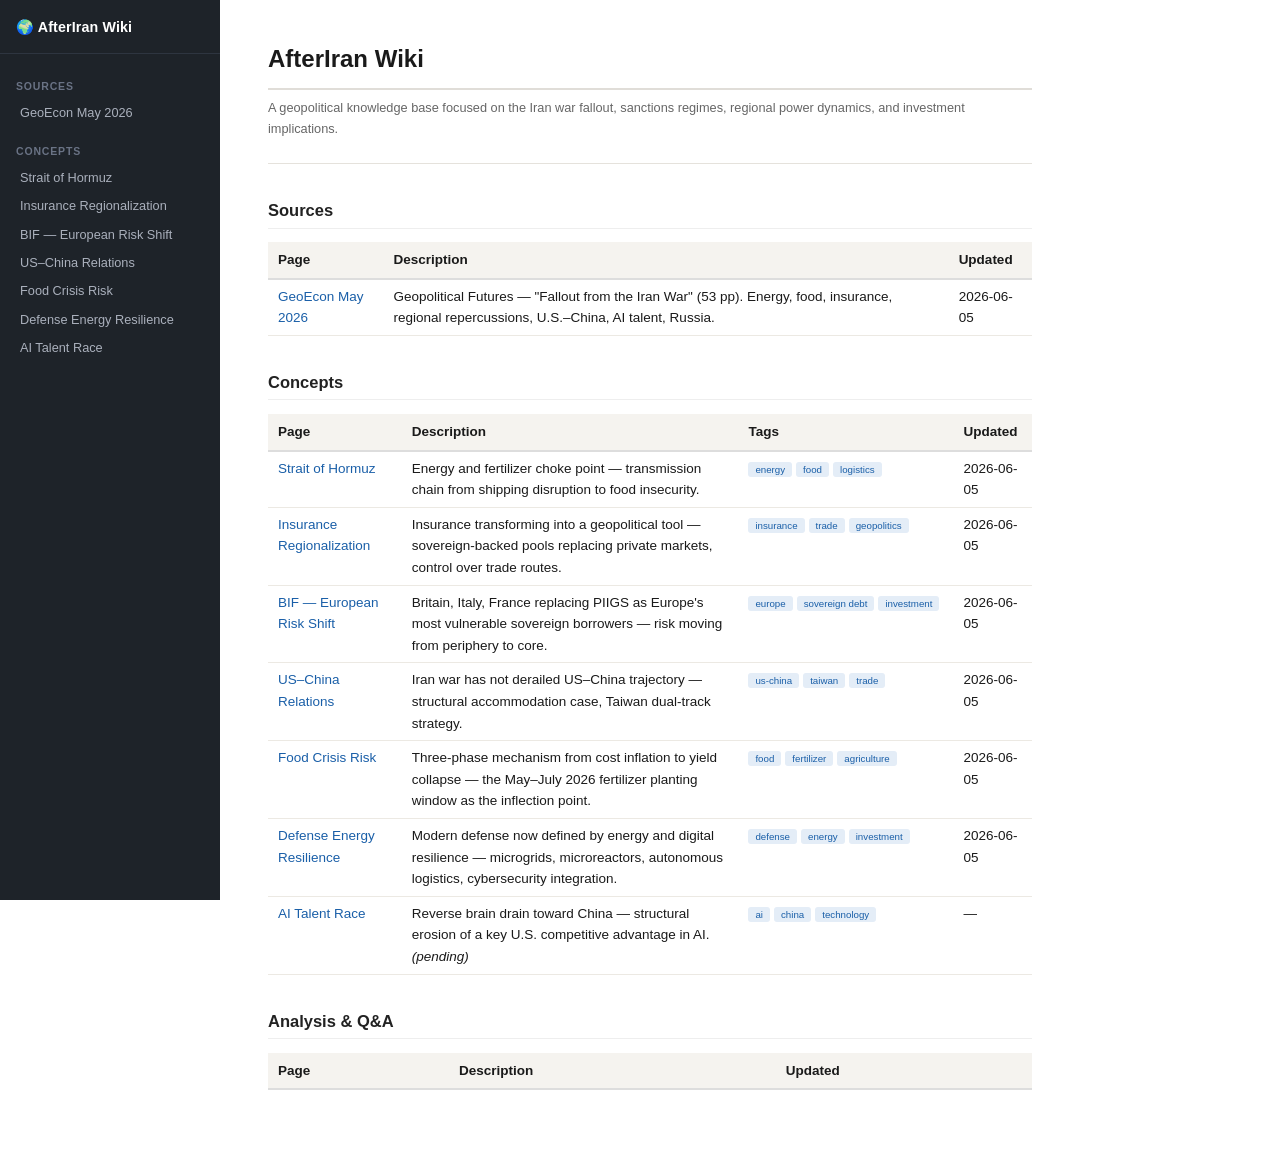
<file: docs/index.html>
<!DOCTYPE html>
<html lang="en">
<head>
  <meta charset="UTF-8">
  <meta name="viewport" content="width=device-width, initial-scale=1.0">
  <title>AfterIran Wiki</title>
  <link rel="stylesheet" href="style.css">
</head>
<body>

<div id="sidebar"></div>

<div id="content">

  <h1>AfterIran Wiki</h1>
  <div class="meta">A geopolitical knowledge base focused on the Iran war fallout, sanctions regimes, regional power dynamics, and investment implications.</div>

  <hr>

  <h2>Sources</h2>
  <table>
    <tr><th>Page</th><th>Description</th><th>Updated</th></tr>
    <tr>
      <td><a href="geoecon-may2026.html">GeoEcon May 2026</a></td>
      <td>Geopolitical Futures — "Fallout from the Iran War" (53 pp). Energy, food, insurance, regional repercussions, U.S.–China, AI talent, Russia.</td>
      <td>2026-06-05</td>
    </tr>
    <!-- SOURCE SUMMARIES -->
  </table>

  <h2>Concepts</h2>
  <table>
    <tr><th>Page</th><th>Description</th><th>Tags</th><th>Updated</th></tr>
    <tr>
      <td><a href="strait-of-hormuz.html">Strait of Hormuz</a></td>
      <td>Energy and fertilizer choke point — transmission chain from shipping disruption to food insecurity.</td>
      <td><span class="tag">energy</span><span class="tag">food</span><span class="tag">logistics</span></td>
      <td>2026-06-05</td>
    </tr>
    <tr>
      <td><a href="insurance-regionalization.html">Insurance Regionalization</a></td>
      <td>Insurance transforming into a geopolitical tool — sovereign-backed pools replacing private markets, control over trade routes.</td>
      <td><span class="tag">insurance</span><span class="tag">trade</span><span class="tag">geopolitics</span></td>
      <td>2026-06-05</td>
    </tr>
    <tr>
      <td><a href="bif-europe-risk.html">BIF — European Risk Shift</a></td>
      <td>Britain, Italy, France replacing PIIGS as Europe's most vulnerable sovereign borrowers — risk moving from periphery to core.</td>
      <td><span class="tag">europe</span><span class="tag">sovereign debt</span><span class="tag">investment</span></td>
      <td>2026-06-05</td>
    </tr>
    <tr>
      <td><a href="us-china-relations.html">US–China Relations</a></td>
      <td>Iran war has not derailed US–China trajectory — structural accommodation case, Taiwan dual-track strategy.</td>
      <td><span class="tag">us-china</span><span class="tag">taiwan</span><span class="tag">trade</span></td>
      <td>2026-06-05</td>
    </tr>
    <tr>
      <td><a href="food-crisis-risk.html">Food Crisis Risk</a></td>
      <td>Three-phase mechanism from cost inflation to yield collapse — the May–July 2026 fertilizer planting window as the inflection point.</td>
      <td><span class="tag">food</span><span class="tag">fertilizer</span><span class="tag">agriculture</span></td>
      <td>2026-06-05</td>
    </tr>
    <tr>
      <td><a href="defense-energy-resilience.html">Defense Energy Resilience</a></td>
      <td>Modern defense now defined by energy and digital resilience — microgrids, microreactors, autonomous logistics, cybersecurity integration.</td>
      <td><span class="tag">defense</span><span class="tag">energy</span><span class="tag">investment</span></td>
      <td>2026-06-05</td>
    </tr>
    <tr>
      <td><a href="ai-talent-race.html">AI Talent Race</a></td>
      <td>Reverse brain drain toward China — structural erosion of a key U.S. competitive advantage in AI. <em>(pending)</em></td>
      <td><span class="tag">ai</span><span class="tag">china</span><span class="tag">technology</span></td>
      <td>—</td>
    </tr>
    <!-- CONCEPT PAGES -->
  </table>

  <h2>Analysis &amp; Q&amp;A</h2>
  <table>
    <tr><th>Page</th><th>Description</th><th>Updated</th></tr>
    <!-- ANALYSIS PAGES -->
  </table>

</div>

<script src="nav.js"></script>
</body>
</html>
</file>
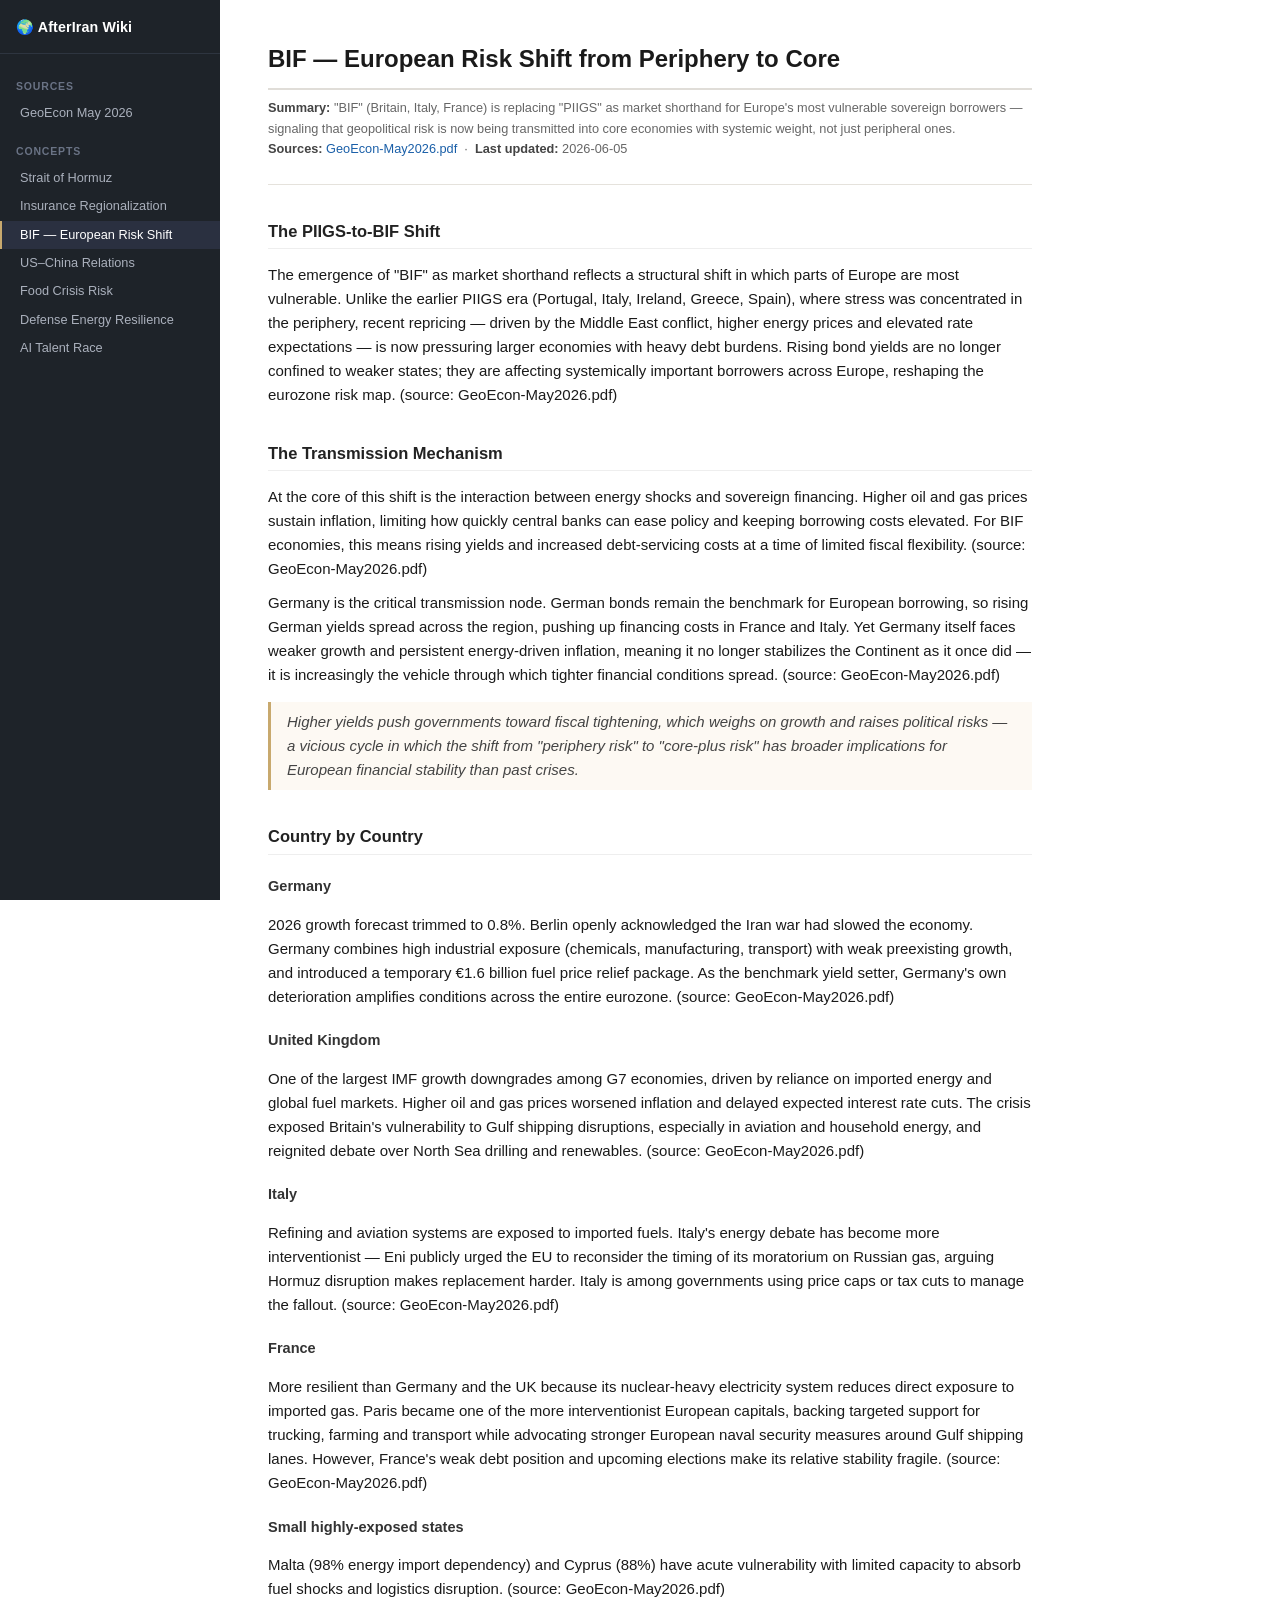
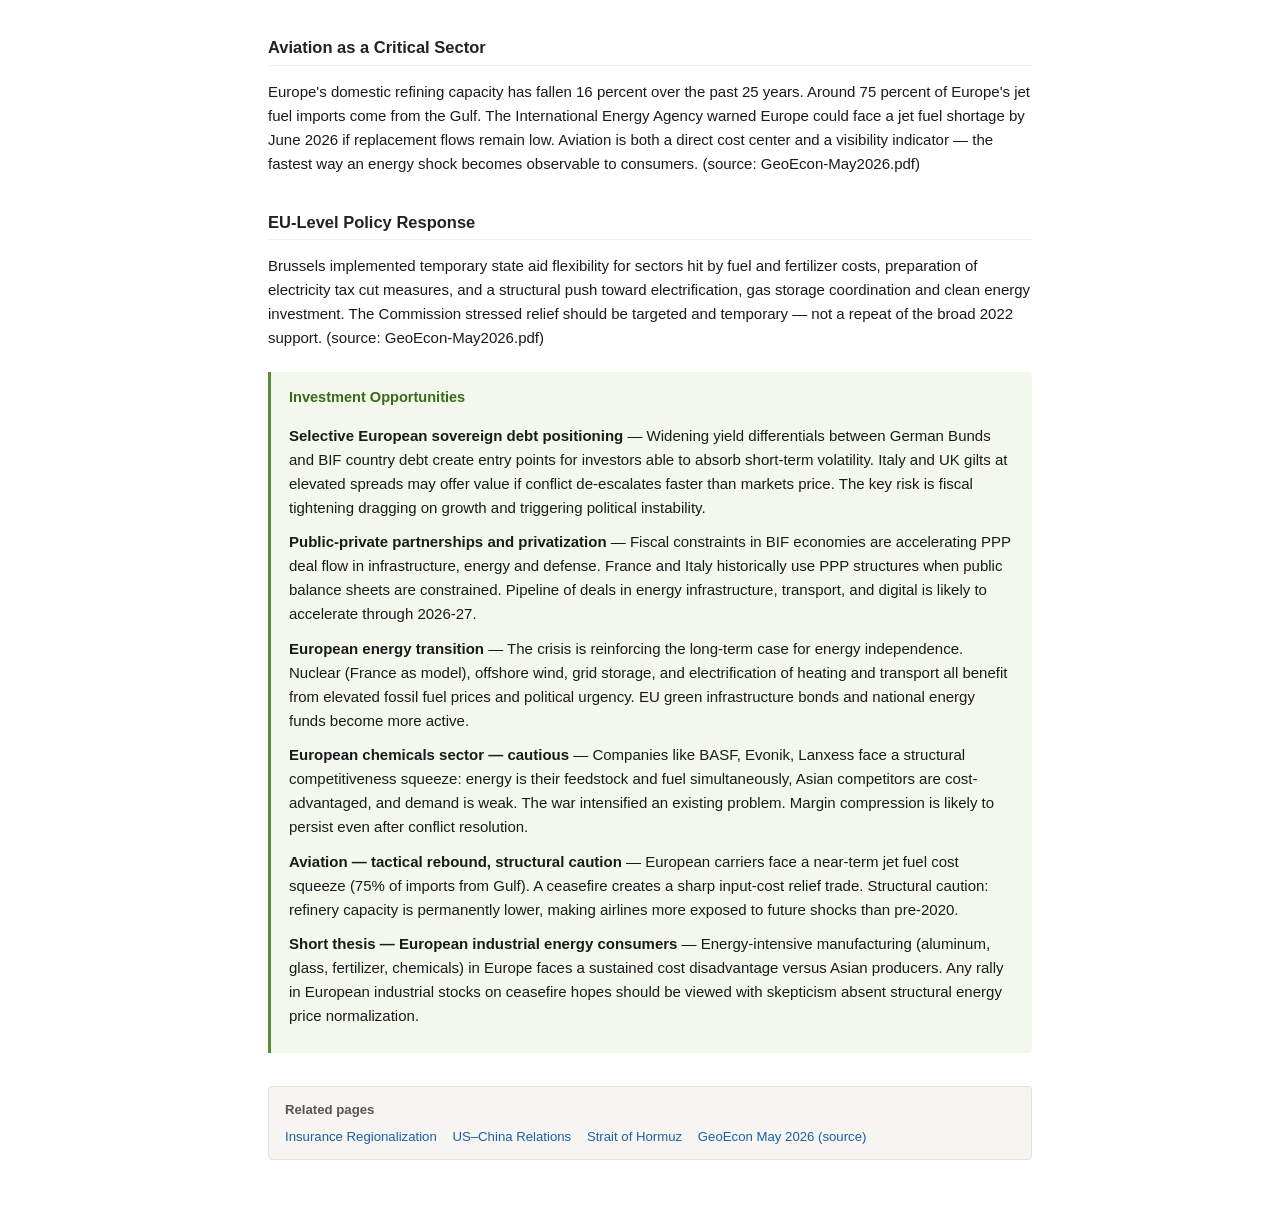
<file: docs/bif-europe-risk.html>
<!DOCTYPE html>
<html lang="en">
<head>
  <meta charset="UTF-8">
  <meta name="viewport" content="width=device-width, initial-scale=1.0">
  <title>BIF — European Risk Shift — AfterIran Wiki</title>
  <link rel="stylesheet" href="style.css">
</head>
<body>

<div id="sidebar"></div>

<div id="content">

  <h1>BIF — European Risk Shift from Periphery to Core</h1>

  <div class="meta">
    <strong>Summary:</strong> "BIF" (Britain, Italy, France) is replacing "PIIGS" as market shorthand for Europe's most vulnerable sovereign borrowers — signaling that geopolitical risk is now being transmitted into core economies with systemic weight, not just peripheral ones.<br>
    <strong>Sources:</strong> <a href="geoecon-may2026.html">GeoEcon-May2026.pdf</a> &nbsp;·&nbsp;
    <strong>Last updated:</strong> 2026-06-05
  </div>

  <hr>

  <h2>The PIIGS-to-BIF Shift</h2>

  <p>The emergence of "BIF" as market shorthand reflects a structural shift in which parts of Europe are most vulnerable. Unlike the earlier PIIGS era (Portugal, Italy, Ireland, Greece, Spain), where stress was concentrated in the periphery, recent repricing — driven by the Middle East conflict, higher energy prices and elevated rate expectations — is now pressuring larger economies with heavy debt burdens. Rising bond yields are no longer confined to weaker states; they are affecting systemically important borrowers across Europe, reshaping the eurozone risk map. (source: GeoEcon-May2026.pdf)</p>

  <h2>The Transmission Mechanism</h2>

  <p>At the core of this shift is the interaction between energy shocks and sovereign financing. Higher oil and gas prices sustain inflation, limiting how quickly central banks can ease policy and keeping borrowing costs elevated. For BIF economies, this means rising yields and increased debt-servicing costs at a time of limited fiscal flexibility. (source: GeoEcon-May2026.pdf)</p>

  <p>Germany is the critical transmission node. German bonds remain the benchmark for European borrowing, so rising German yields spread across the region, pushing up financing costs in France and Italy. Yet Germany itself faces weaker growth and persistent energy-driven inflation, meaning it no longer stabilizes the Continent as it once did — it is increasingly the vehicle through which tighter financial conditions spread. (source: GeoEcon-May2026.pdf)</p>

  <blockquote>
    Higher yields push governments toward fiscal tightening, which weighs on growth and raises political risks — a vicious cycle in which the shift from "periphery risk" to "core-plus risk" has broader implications for European financial stability than past crises.
  </blockquote>

  <h2>Country by Country</h2>

  <h3>Germany</h3>
  <p>2026 growth forecast trimmed to 0.8%. Berlin openly acknowledged the Iran war had slowed the economy. Germany combines high industrial exposure (chemicals, manufacturing, transport) with weak preexisting growth, and introduced a temporary €1.6 billion fuel price relief package. As the benchmark yield setter, Germany's own deterioration amplifies conditions across the entire eurozone. (source: GeoEcon-May2026.pdf)</p>

  <h3>United Kingdom</h3>
  <p>One of the largest IMF growth downgrades among G7 economies, driven by reliance on imported energy and global fuel markets. Higher oil and gas prices worsened inflation and delayed expected interest rate cuts. The crisis exposed Britain's vulnerability to Gulf shipping disruptions, especially in aviation and household energy, and reignited debate over North Sea drilling and renewables. (source: GeoEcon-May2026.pdf)</p>

  <h3>Italy</h3>
  <p>Refining and aviation systems are exposed to imported fuels. Italy's energy debate has become more interventionist — Eni publicly urged the EU to reconsider the timing of its moratorium on Russian gas, arguing Hormuz disruption makes replacement harder. Italy is among governments using price caps or tax cuts to manage the fallout. (source: GeoEcon-May2026.pdf)</p>

  <h3>France</h3>
  <p>More resilient than Germany and the UK because its nuclear-heavy electricity system reduces direct exposure to imported gas. Paris became one of the more interventionist European capitals, backing targeted support for trucking, farming and transport while advocating stronger European naval security measures around Gulf shipping lanes. However, France's weak debt position and upcoming elections make its relative stability fragile. (source: GeoEcon-May2026.pdf)</p>

  <h3>Small highly-exposed states</h3>
  <p>Malta (98% energy import dependency) and Cyprus (88%) have acute vulnerability with limited capacity to absorb fuel shocks and logistics disruption. (source: GeoEcon-May2026.pdf)</p>

  <h2>Aviation as a Critical Sector</h2>

  <p>Europe's domestic refining capacity has fallen 16 percent over the past 25 years. Around 75 percent of Europe's jet fuel imports come from the Gulf. The International Energy Agency warned Europe could face a jet fuel shortage by June 2026 if replacement flows remain low. Aviation is both a direct cost center and a visibility indicator — the fastest way an energy shock becomes observable to consumers. (source: GeoEcon-May2026.pdf)</p>

  <h2>EU-Level Policy Response</h2>

  <p>Brussels implemented temporary state aid flexibility for sectors hit by fuel and fertilizer costs, preparation of electricity tax cut measures, and a structural push toward electrification, gas storage coordination and clean energy investment. The Commission stressed relief should be targeted and temporary — not a repeat of the broad 2022 support. (source: GeoEcon-May2026.pdf)</p>

  <div class="invest">
    <h3>Investment Opportunities</h3>

    <p><strong>Selective European sovereign debt positioning</strong> — Widening yield differentials between German Bunds and BIF country debt create entry points for investors able to absorb short-term volatility. Italy and UK gilts at elevated spreads may offer value if conflict de-escalates faster than markets price. The key risk is fiscal tightening dragging on growth and triggering political instability.</p>

    <p><strong>Public-private partnerships and privatization</strong> — Fiscal constraints in BIF economies are accelerating PPP deal flow in infrastructure, energy and defense. France and Italy historically use PPP structures when public balance sheets are constrained. Pipeline of deals in energy infrastructure, transport, and digital is likely to accelerate through 2026-27.</p>

    <p><strong>European energy transition</strong> — The crisis is reinforcing the long-term case for energy independence. Nuclear (France as model), offshore wind, grid storage, and electrification of heating and transport all benefit from elevated fossil fuel prices and political urgency. EU green infrastructure bonds and national energy funds become more active.</p>

    <p><strong>European chemicals sector — cautious</strong> — Companies like BASF, Evonik, Lanxess face a structural competitiveness squeeze: energy is their feedstock and fuel simultaneously, Asian competitors are cost-advantaged, and demand is weak. The war intensified an existing problem. Margin compression is likely to persist even after conflict resolution.</p>

    <p><strong>Aviation — tactical rebound, structural caution</strong> — European carriers face a near-term jet fuel cost squeeze (75% of imports from Gulf). A ceasefire creates a sharp input-cost relief trade. Structural caution: refinery capacity is permanently lower, making airlines more exposed to future shocks than pre-2020.</p>

    <p><strong>Short thesis — European industrial energy consumers</strong> — Energy-intensive manufacturing (aluminum, glass, fertilizer, chemicals) in Europe faces a sustained cost disadvantage versus Asian producers. Any rally in European industrial stocks on ceasefire hopes should be viewed with skepticism absent structural energy price normalization.</p>
  </div>

  <div class="related">
    <strong>Related pages</strong>
    <a href="insurance-regionalization.html">Insurance Regionalization</a>
    <a href="us-china-relations.html">US–China Relations</a>
    <a href="strait-of-hormuz.html">Strait of Hormuz</a>
    <a href="geoecon-may2026.html">GeoEcon May 2026 (source)</a>
  </div>

</div>

<script src="nav.js"></script>
</body>
</html>
</file>
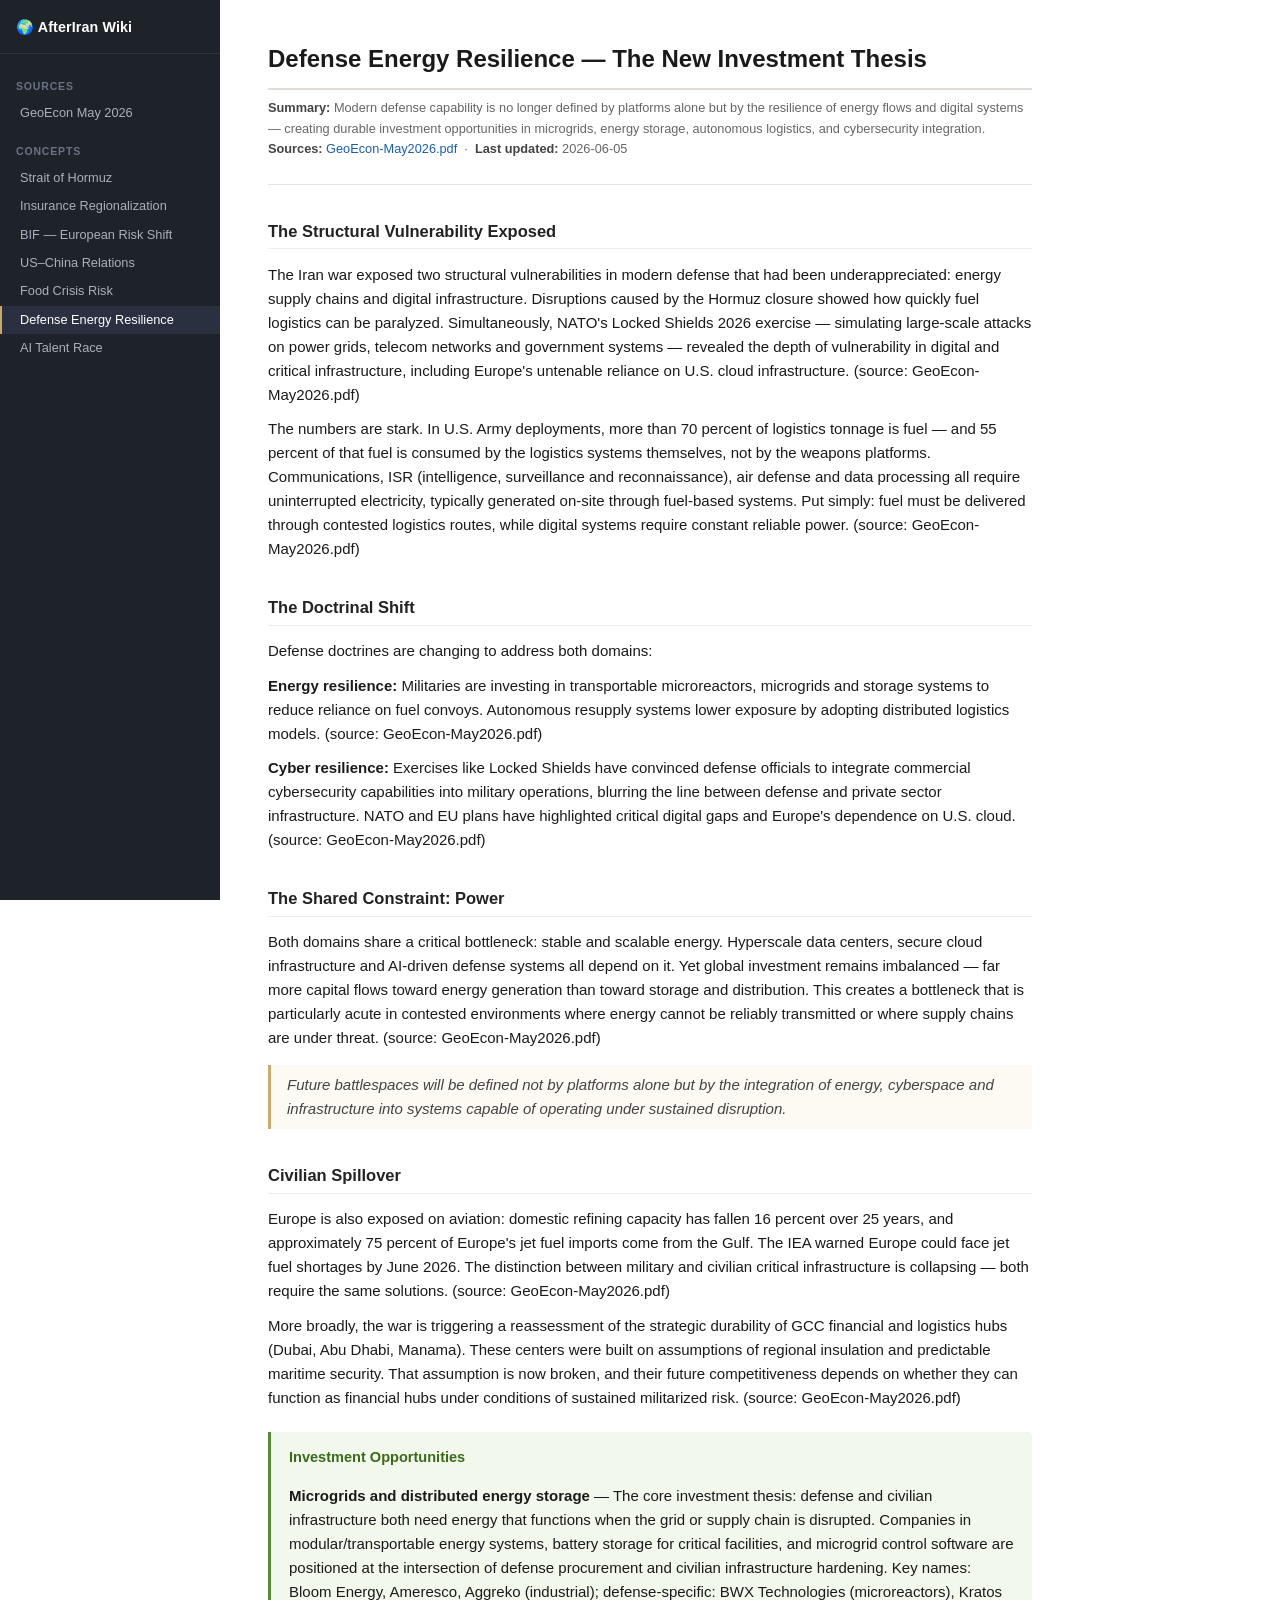
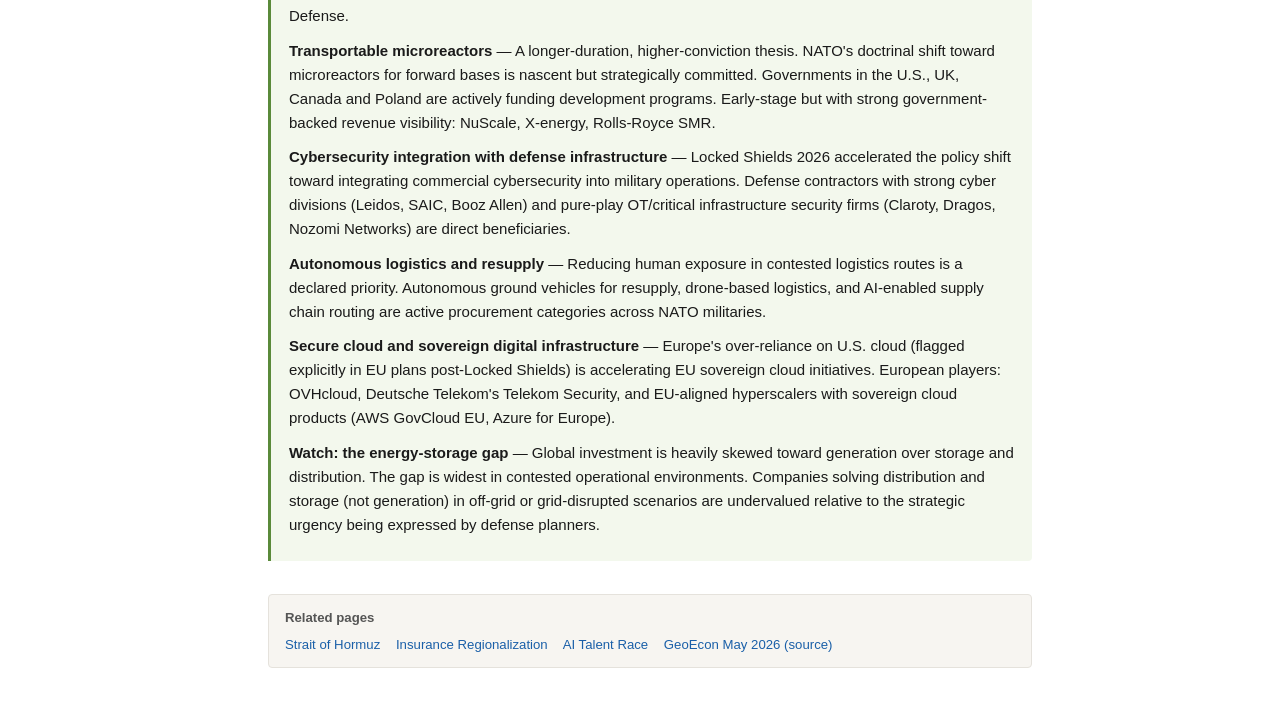
<file: docs/defense-energy-resilience.html>
<!DOCTYPE html>
<html lang="en">
<head>
  <meta charset="UTF-8">
  <meta name="viewport" content="width=device-width, initial-scale=1.0">
  <title>Defense Energy Resilience — AfterIran Wiki</title>
  <link rel="stylesheet" href="style.css">
</head>
<body>

<div id="sidebar"></div>

<div id="content">

  <h1>Defense Energy Resilience — The New Investment Thesis</h1>

  <div class="meta">
    <strong>Summary:</strong> Modern defense capability is no longer defined by platforms alone but by the resilience of energy flows and digital systems — creating durable investment opportunities in microgrids, energy storage, autonomous logistics, and cybersecurity integration.<br>
    <strong>Sources:</strong> <a href="geoecon-may2026.html">GeoEcon-May2026.pdf</a> &nbsp;·&nbsp;
    <strong>Last updated:</strong> 2026-06-05
  </div>

  <hr>

  <h2>The Structural Vulnerability Exposed</h2>

  <p>The Iran war exposed two structural vulnerabilities in modern defense that had been underappreciated: energy supply chains and digital infrastructure. Disruptions caused by the Hormuz closure showed how quickly fuel logistics can be paralyzed. Simultaneously, NATO's Locked Shields 2026 exercise — simulating large-scale attacks on power grids, telecom networks and government systems — revealed the depth of vulnerability in digital and critical infrastructure, including Europe's untenable reliance on U.S. cloud infrastructure. (source: GeoEcon-May2026.pdf)</p>

  <p>The numbers are stark. In U.S. Army deployments, more than 70 percent of logistics tonnage is fuel — and 55 percent of that fuel is consumed by the logistics systems themselves, not by the weapons platforms. Communications, ISR (intelligence, surveillance and reconnaissance), air defense and data processing all require uninterrupted electricity, typically generated on-site through fuel-based systems. Put simply: fuel must be delivered through contested logistics routes, while digital systems require constant reliable power. (source: GeoEcon-May2026.pdf)</p>

  <h2>The Doctrinal Shift</h2>

  <p>Defense doctrines are changing to address both domains:</p>

  <p><strong>Energy resilience:</strong> Militaries are investing in transportable microreactors, microgrids and storage systems to reduce reliance on fuel convoys. Autonomous resupply systems lower exposure by adopting distributed logistics models. (source: GeoEcon-May2026.pdf)</p>

  <p><strong>Cyber resilience:</strong> Exercises like Locked Shields have convinced defense officials to integrate commercial cybersecurity capabilities into military operations, blurring the line between defense and private sector infrastructure. NATO and EU plans have highlighted critical digital gaps and Europe's dependence on U.S. cloud. (source: GeoEcon-May2026.pdf)</p>

  <h2>The Shared Constraint: Power</h2>

  <p>Both domains share a critical bottleneck: stable and scalable energy. Hyperscale data centers, secure cloud infrastructure and AI-driven defense systems all depend on it. Yet global investment remains imbalanced — far more capital flows toward energy generation than toward storage and distribution. This creates a bottleneck that is particularly acute in contested environments where energy cannot be reliably transmitted or where supply chains are under threat. (source: GeoEcon-May2026.pdf)</p>

  <blockquote>
    Future battlespaces will be defined not by platforms alone but by the integration of energy, cyberspace and infrastructure into systems capable of operating under sustained disruption.
  </blockquote>

  <h2>Civilian Spillover</h2>

  <p>Europe is also exposed on aviation: domestic refining capacity has fallen 16 percent over 25 years, and approximately 75 percent of Europe's jet fuel imports come from the Gulf. The IEA warned Europe could face jet fuel shortages by June 2026. The distinction between military and civilian critical infrastructure is collapsing — both require the same solutions. (source: GeoEcon-May2026.pdf)</p>

  <p>More broadly, the war is triggering a reassessment of the strategic durability of GCC financial and logistics hubs (Dubai, Abu Dhabi, Manama). These centers were built on assumptions of regional insulation and predictable maritime security. That assumption is now broken, and their future competitiveness depends on whether they can function as financial hubs under conditions of sustained militarized risk. (source: GeoEcon-May2026.pdf)</p>

  <div class="invest">
    <h3>Investment Opportunities</h3>

    <p><strong>Microgrids and distributed energy storage</strong> — The core investment thesis: defense and civilian infrastructure both need energy that functions when the grid or supply chain is disrupted. Companies in modular/transportable energy systems, battery storage for critical facilities, and microgrid control software are positioned at the intersection of defense procurement and civilian infrastructure hardening. Key names: Bloom Energy, Ameresco, Aggreko (industrial); defense-specific: BWX Technologies (microreactors), Kratos Defense.</p>

    <p><strong>Transportable microreactors</strong> — A longer-duration, higher-conviction thesis. NATO's doctrinal shift toward microreactors for forward bases is nascent but strategically committed. Governments in the U.S., UK, Canada and Poland are actively funding development programs. Early-stage but with strong government-backed revenue visibility: NuScale, X-energy, Rolls-Royce SMR.</p>

    <p><strong>Cybersecurity integration with defense infrastructure</strong> — Locked Shields 2026 accelerated the policy shift toward integrating commercial cybersecurity into military operations. Defense contractors with strong cyber divisions (Leidos, SAIC, Booz Allen) and pure-play OT/critical infrastructure security firms (Claroty, Dragos, Nozomi Networks) are direct beneficiaries.</p>

    <p><strong>Autonomous logistics and resupply</strong> — Reducing human exposure in contested logistics routes is a declared priority. Autonomous ground vehicles for resupply, drone-based logistics, and AI-enabled supply chain routing are active procurement categories across NATO militaries.</p>

    <p><strong>Secure cloud and sovereign digital infrastructure</strong> — Europe's over-reliance on U.S. cloud (flagged explicitly in EU plans post-Locked Shields) is accelerating EU sovereign cloud initiatives. European players: OVHcloud, Deutsche Telekom's Telekom Security, and EU-aligned hyperscalers with sovereign cloud products (AWS GovCloud EU, Azure for Europe).</p>

    <p><strong>Watch: the energy-storage gap</strong> — Global investment is heavily skewed toward generation over storage and distribution. The gap is widest in contested operational environments. Companies solving distribution and storage (not generation) in off-grid or grid-disrupted scenarios are undervalued relative to the strategic urgency being expressed by defense planners.</p>
  </div>

  <div class="related">
    <strong>Related pages</strong>
    <a href="strait-of-hormuz.html">Strait of Hormuz</a>
    <a href="insurance-regionalization.html">Insurance Regionalization</a>
    <a href="ai-talent-race.html">AI Talent Race</a>
    <a href="geoecon-may2026.html">GeoEcon May 2026 (source)</a>
  </div>

</div>

<script src="nav.js"></script>
</body>
</html>
</file>
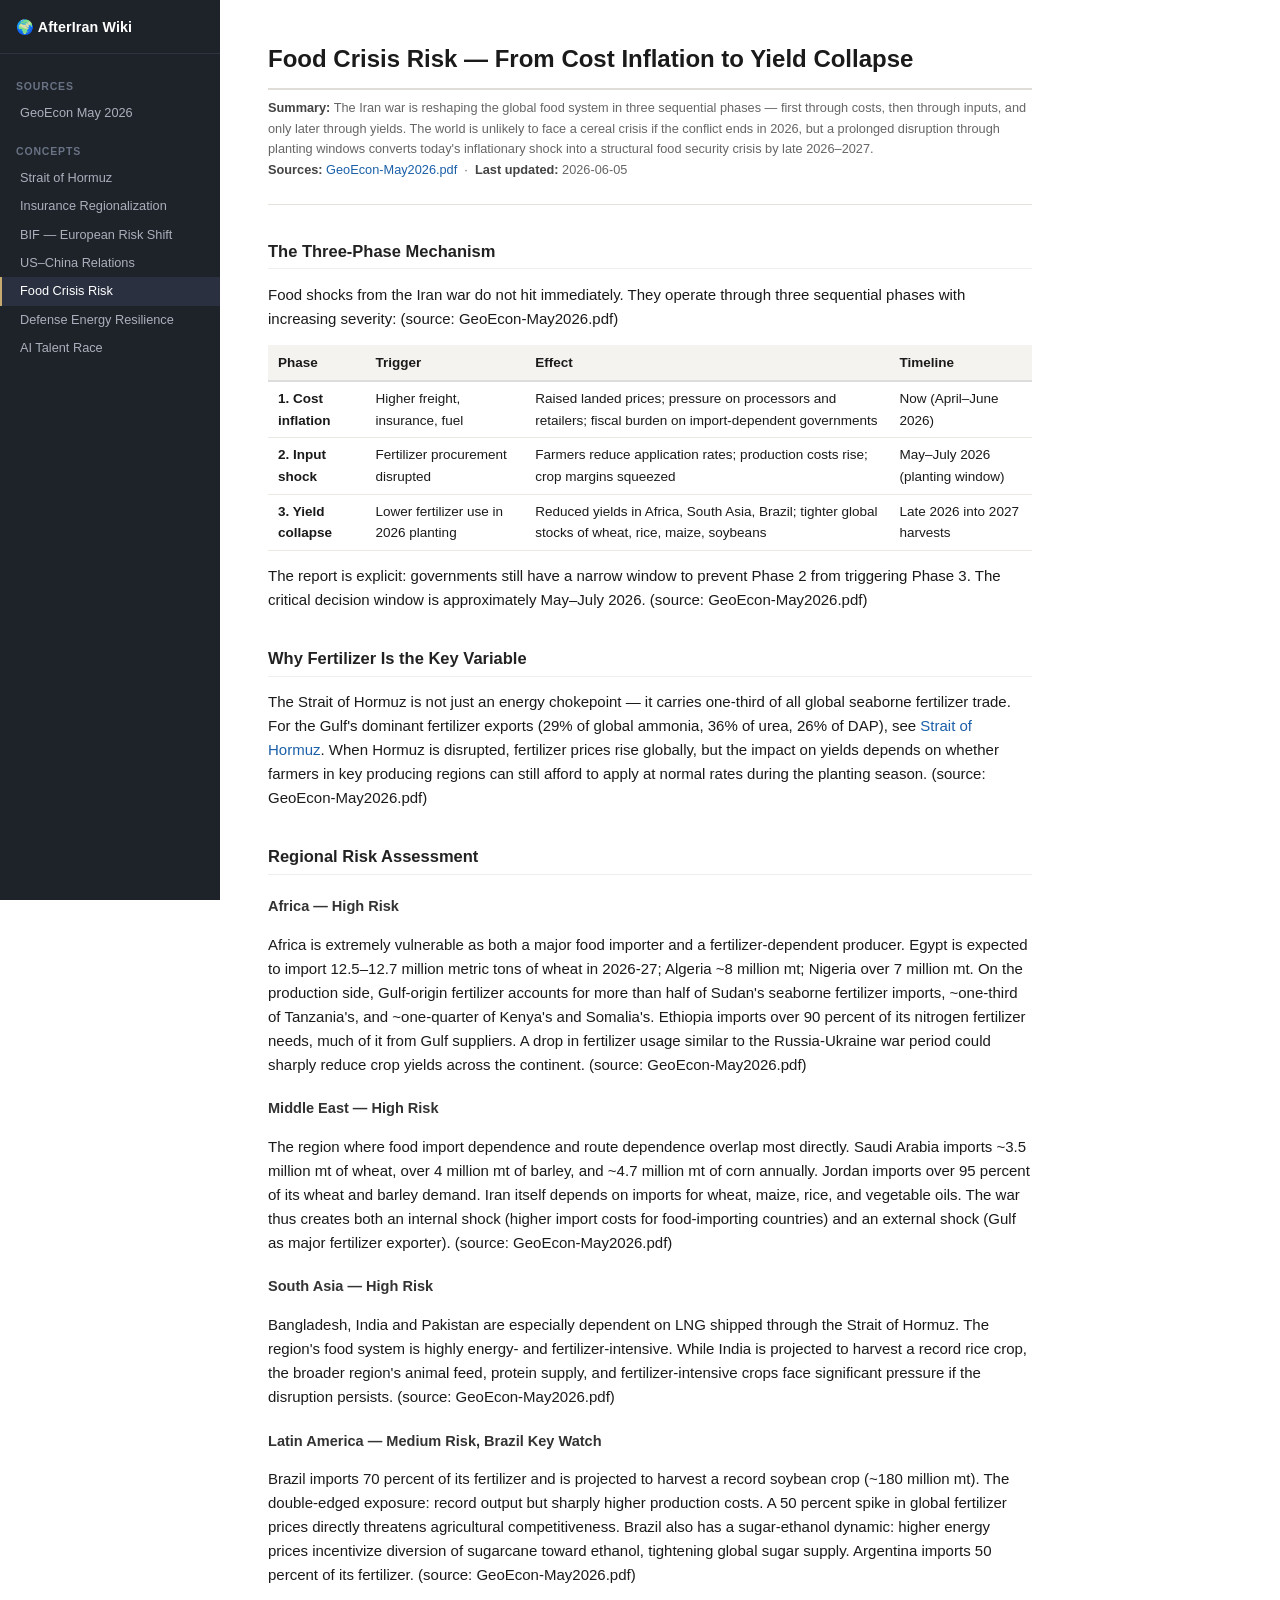
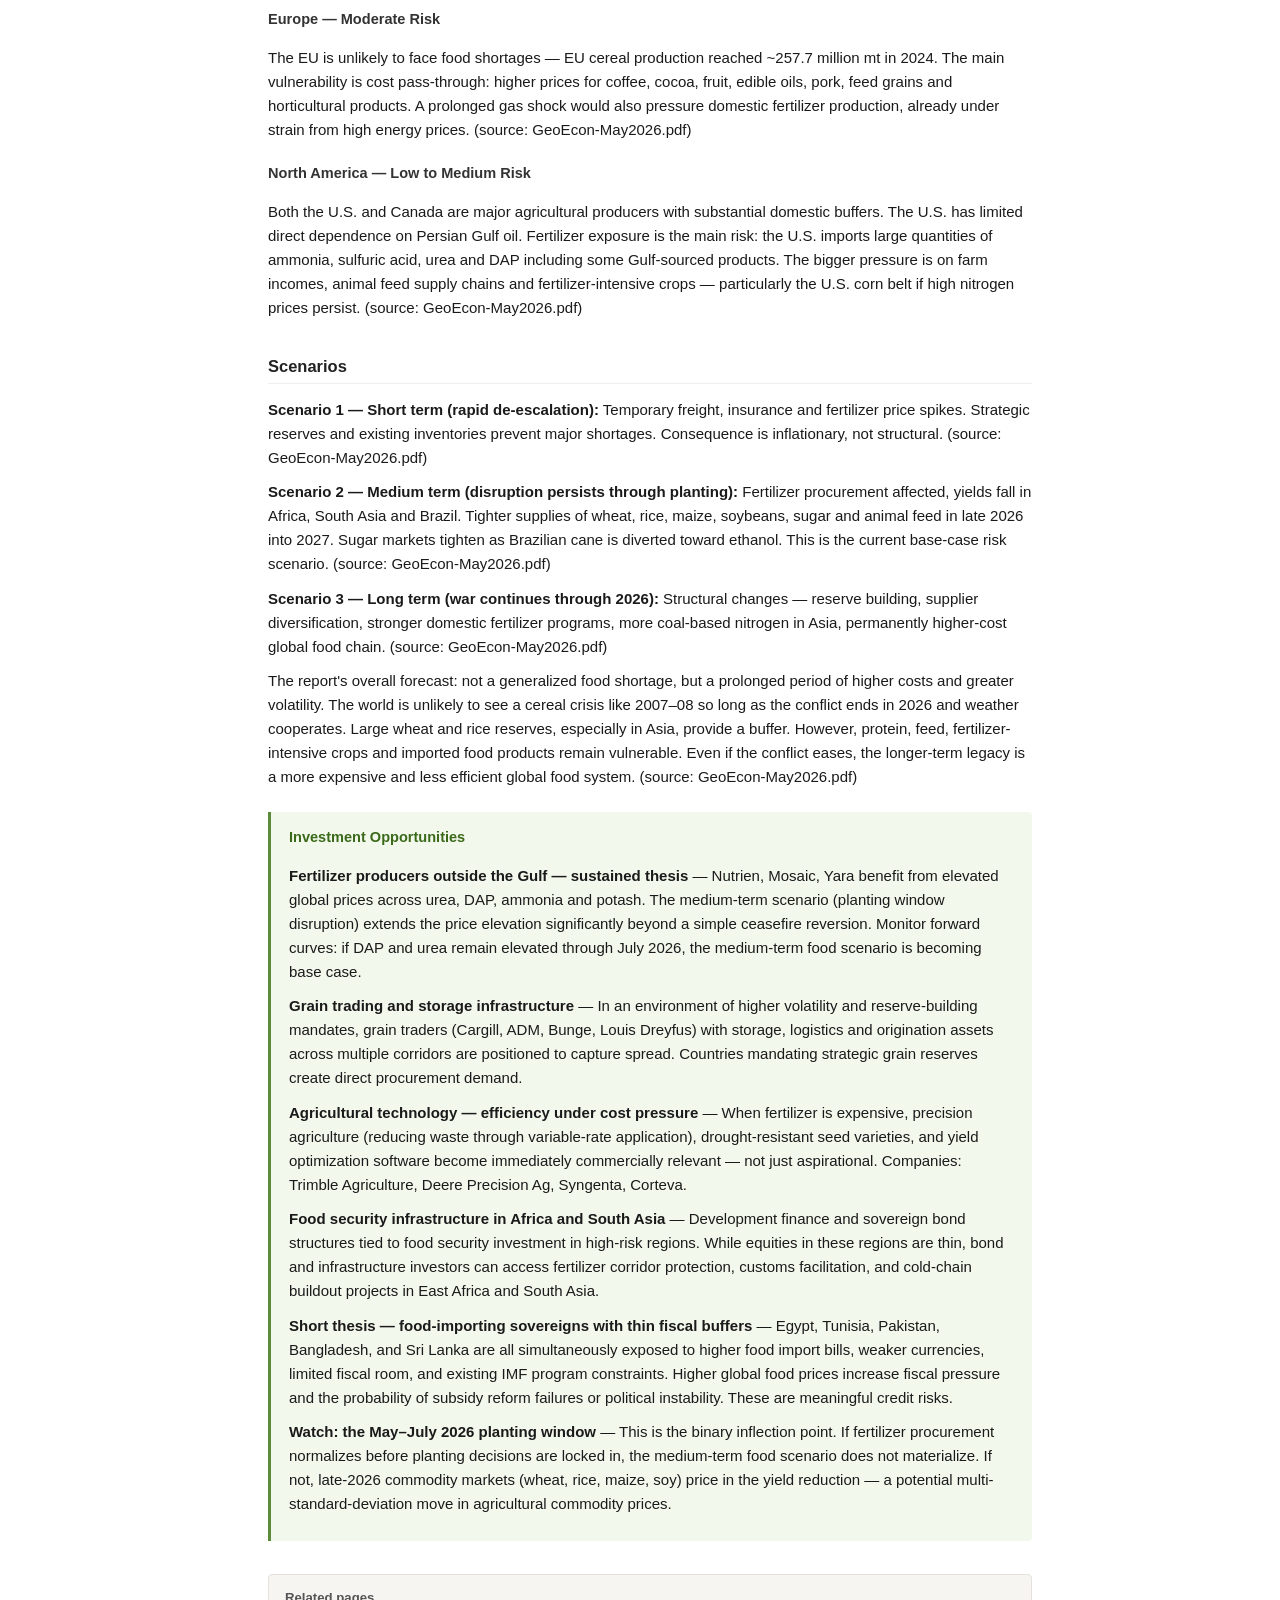
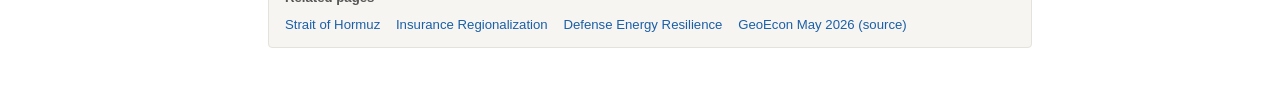
<file: docs/food-crisis-risk.html>
<!DOCTYPE html>
<html lang="en">
<head>
  <meta charset="UTF-8">
  <meta name="viewport" content="width=device-width, initial-scale=1.0">
  <title>Food Crisis Risk — AfterIran Wiki</title>
  <link rel="stylesheet" href="style.css">
</head>
<body>

<div id="sidebar"></div>

<div id="content">

  <h1>Food Crisis Risk — From Cost Inflation to Yield Collapse</h1>

  <div class="meta">
    <strong>Summary:</strong> The Iran war is reshaping the global food system in three sequential phases — first through costs, then through inputs, and only later through yields. The world is unlikely to face a cereal crisis if the conflict ends in 2026, but a prolonged disruption through planting windows converts today's inflationary shock into a structural food security crisis by late 2026–2027.<br>
    <strong>Sources:</strong> <a href="geoecon-may2026.html">GeoEcon-May2026.pdf</a> &nbsp;·&nbsp;
    <strong>Last updated:</strong> 2026-06-05
  </div>

  <hr>

  <h2>The Three-Phase Mechanism</h2>

  <p>Food shocks from the Iran war do not hit immediately. They operate through three sequential phases with increasing severity: (source: GeoEcon-May2026.pdf)</p>

  <table>
    <tr><th>Phase</th><th>Trigger</th><th>Effect</th><th>Timeline</th></tr>
    <tr><td><strong>1. Cost inflation</strong></td><td>Higher freight, insurance, fuel</td><td>Raised landed prices; pressure on processors and retailers; fiscal burden on import-dependent governments</td><td>Now (April–June 2026)</td></tr>
    <tr><td><strong>2. Input shock</strong></td><td>Fertilizer procurement disrupted</td><td>Farmers reduce application rates; production costs rise; crop margins squeezed</td><td>May–July 2026 (planting window)</td></tr>
    <tr><td><strong>3. Yield collapse</strong></td><td>Lower fertilizer use in 2026 planting</td><td>Reduced yields in Africa, South Asia, Brazil; tighter global stocks of wheat, rice, maize, soybeans</td><td>Late 2026 into 2027 harvests</td></tr>
  </table>

  <p>The report is explicit: governments still have a narrow window to prevent Phase 2 from triggering Phase 3. The critical decision window is approximately May–July 2026. (source: GeoEcon-May2026.pdf)</p>

  <h2>Why Fertilizer Is the Key Variable</h2>

  <p>The Strait of Hormuz is not just an energy chokepoint — it carries one-third of all global seaborne fertilizer trade. For the Gulf's dominant fertilizer exports (29% of global ammonia, 36% of urea, 26% of DAP), see <a href="strait-of-hormuz.html">Strait of Hormuz</a>. When Hormuz is disrupted, fertilizer prices rise globally, but the impact on yields depends on whether farmers in key producing regions can still afford to apply at normal rates during the planting season. (source: GeoEcon-May2026.pdf)</p>

  <h2>Regional Risk Assessment</h2>

  <h3>Africa — High Risk</h3>
  <p>Africa is extremely vulnerable as both a major food importer and a fertilizer-dependent producer. Egypt is expected to import 12.5–12.7 million metric tons of wheat in 2026-27; Algeria ~8 million mt; Nigeria over 7 million mt. On the production side, Gulf-origin fertilizer accounts for more than half of Sudan's seaborne fertilizer imports, ~one-third of Tanzania's, and ~one-quarter of Kenya's and Somalia's. Ethiopia imports over 90 percent of its nitrogen fertilizer needs, much of it from Gulf suppliers. A drop in fertilizer usage similar to the Russia-Ukraine war period could sharply reduce crop yields across the continent. (source: GeoEcon-May2026.pdf)</p>

  <h3>Middle East — High Risk</h3>
  <p>The region where food import dependence and route dependence overlap most directly. Saudi Arabia imports ~3.5 million mt of wheat, over 4 million mt of barley, and ~4.7 million mt of corn annually. Jordan imports over 95 percent of its wheat and barley demand. Iran itself depends on imports for wheat, maize, rice, and vegetable oils. The war thus creates both an internal shock (higher import costs for food-importing countries) and an external shock (Gulf as major fertilizer exporter). (source: GeoEcon-May2026.pdf)</p>

  <h3>South Asia — High Risk</h3>
  <p>Bangladesh, India and Pakistan are especially dependent on LNG shipped through the Strait of Hormuz. The region's food system is highly energy- and fertilizer-intensive. While India is projected to harvest a record rice crop, the broader region's animal feed, protein supply, and fertilizer-intensive crops face significant pressure if the disruption persists. (source: GeoEcon-May2026.pdf)</p>

  <h3>Latin America — Medium Risk, Brazil Key Watch</h3>
  <p>Brazil imports 70 percent of its fertilizer and is projected to harvest a record soybean crop (~180 million mt). The double-edged exposure: record output but sharply higher production costs. A 50 percent spike in global fertilizer prices directly threatens agricultural competitiveness. Brazil also has a sugar-ethanol dynamic: higher energy prices incentivize diversion of sugarcane toward ethanol, tightening global sugar supply. Argentina imports 50 percent of its fertilizer. (source: GeoEcon-May2026.pdf)</p>

  <h3>Europe — Moderate Risk</h3>
  <p>The EU is unlikely to face food shortages — EU cereal production reached ~257.7 million mt in 2024. The main vulnerability is cost pass-through: higher prices for coffee, cocoa, fruit, edible oils, pork, feed grains and horticultural products. A prolonged gas shock would also pressure domestic fertilizer production, already under strain from high energy prices. (source: GeoEcon-May2026.pdf)</p>

  <h3>North America — Low to Medium Risk</h3>
  <p>Both the U.S. and Canada are major agricultural producers with substantial domestic buffers. The U.S. has limited direct dependence on Persian Gulf oil. Fertilizer exposure is the main risk: the U.S. imports large quantities of ammonia, sulfuric acid, urea and DAP including some Gulf-sourced products. The bigger pressure is on farm incomes, animal feed supply chains and fertilizer-intensive crops — particularly the U.S. corn belt if high nitrogen prices persist. (source: GeoEcon-May2026.pdf)</p>

  <h2>Scenarios</h2>

  <p><strong>Scenario 1 — Short term (rapid de-escalation):</strong> Temporary freight, insurance and fertilizer price spikes. Strategic reserves and existing inventories prevent major shortages. Consequence is inflationary, not structural. (source: GeoEcon-May2026.pdf)</p>

  <p><strong>Scenario 2 — Medium term (disruption persists through planting):</strong> Fertilizer procurement affected, yields fall in Africa, South Asia and Brazil. Tighter supplies of wheat, rice, maize, soybeans, sugar and animal feed in late 2026 into 2027. Sugar markets tighten as Brazilian cane is diverted toward ethanol. This is the current base-case risk scenario. (source: GeoEcon-May2026.pdf)</p>

  <p><strong>Scenario 3 — Long term (war continues through 2026):</strong> Structural changes — reserve building, supplier diversification, stronger domestic fertilizer programs, more coal-based nitrogen in Asia, permanently higher-cost global food chain. (source: GeoEcon-May2026.pdf)</p>

  <p>The report's overall forecast: not a generalized food shortage, but a prolonged period of higher costs and greater volatility. The world is unlikely to see a cereal crisis like 2007–08 so long as the conflict ends in 2026 and weather cooperates. Large wheat and rice reserves, especially in Asia, provide a buffer. However, protein, feed, fertilizer-intensive crops and imported food products remain vulnerable. Even if the conflict eases, the longer-term legacy is a more expensive and less efficient global food system. (source: GeoEcon-May2026.pdf)</p>

  <div class="invest">
    <h3>Investment Opportunities</h3>

    <p><strong>Fertilizer producers outside the Gulf — sustained thesis</strong> — Nutrien, Mosaic, Yara benefit from elevated global prices across urea, DAP, ammonia and potash. The medium-term scenario (planting window disruption) extends the price elevation significantly beyond a simple ceasefire reversion. Monitor forward curves: if DAP and urea remain elevated through July 2026, the medium-term food scenario is becoming base case.</p>

    <p><strong>Grain trading and storage infrastructure</strong> — In an environment of higher volatility and reserve-building mandates, grain traders (Cargill, ADM, Bunge, Louis Dreyfus) with storage, logistics and origination assets across multiple corridors are positioned to capture spread. Countries mandating strategic grain reserves create direct procurement demand.</p>

    <p><strong>Agricultural technology — efficiency under cost pressure</strong> — When fertilizer is expensive, precision agriculture (reducing waste through variable-rate application), drought-resistant seed varieties, and yield optimization software become immediately commercially relevant — not just aspirational. Companies: Trimble Agriculture, Deere Precision Ag, Syngenta, Corteva.</p>

    <p><strong>Food security infrastructure in Africa and South Asia</strong> — Development finance and sovereign bond structures tied to food security investment in high-risk regions. While equities in these regions are thin, bond and infrastructure investors can access fertilizer corridor protection, customs facilitation, and cold-chain buildout projects in East Africa and South Asia.</p>

    <p><strong>Short thesis — food-importing sovereigns with thin fiscal buffers</strong> — Egypt, Tunisia, Pakistan, Bangladesh, and Sri Lanka are all simultaneously exposed to higher food import bills, weaker currencies, limited fiscal room, and existing IMF program constraints. Higher global food prices increase fiscal pressure and the probability of subsidy reform failures or political instability. These are meaningful credit risks.</p>

    <p><strong>Watch: the May–July 2026 planting window</strong> — This is the binary inflection point. If fertilizer procurement normalizes before planting decisions are locked in, the medium-term food scenario does not materialize. If not, late-2026 commodity markets (wheat, rice, maize, soy) price in the yield reduction — a potential multi-standard-deviation move in agricultural commodity prices.</p>
  </div>

  <div class="related">
    <strong>Related pages</strong>
    <a href="strait-of-hormuz.html">Strait of Hormuz</a>
    <a href="insurance-regionalization.html">Insurance Regionalization</a>
    <a href="defense-energy-resilience.html">Defense Energy Resilience</a>
    <a href="geoecon-may2026.html">GeoEcon May 2026 (source)</a>
  </div>

</div>

<script src="nav.js"></script>
</body>
</html>
</file>
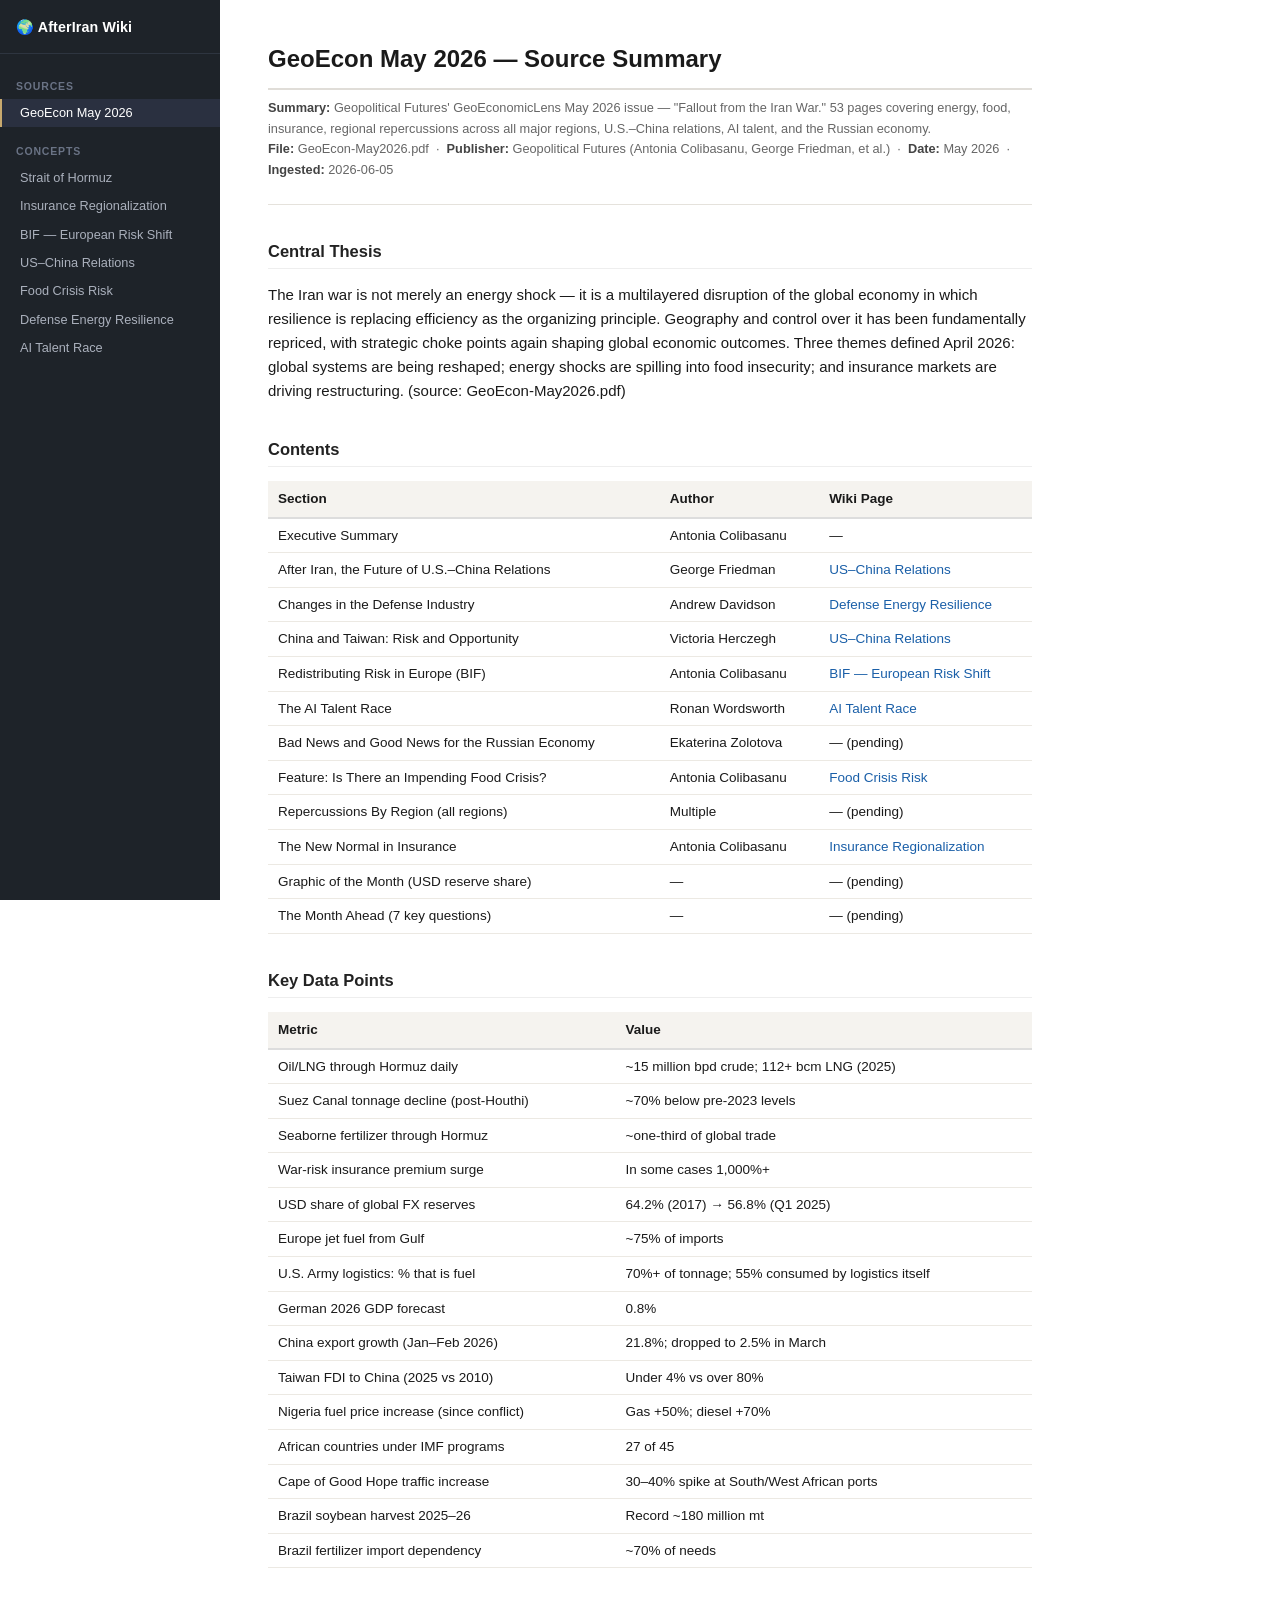
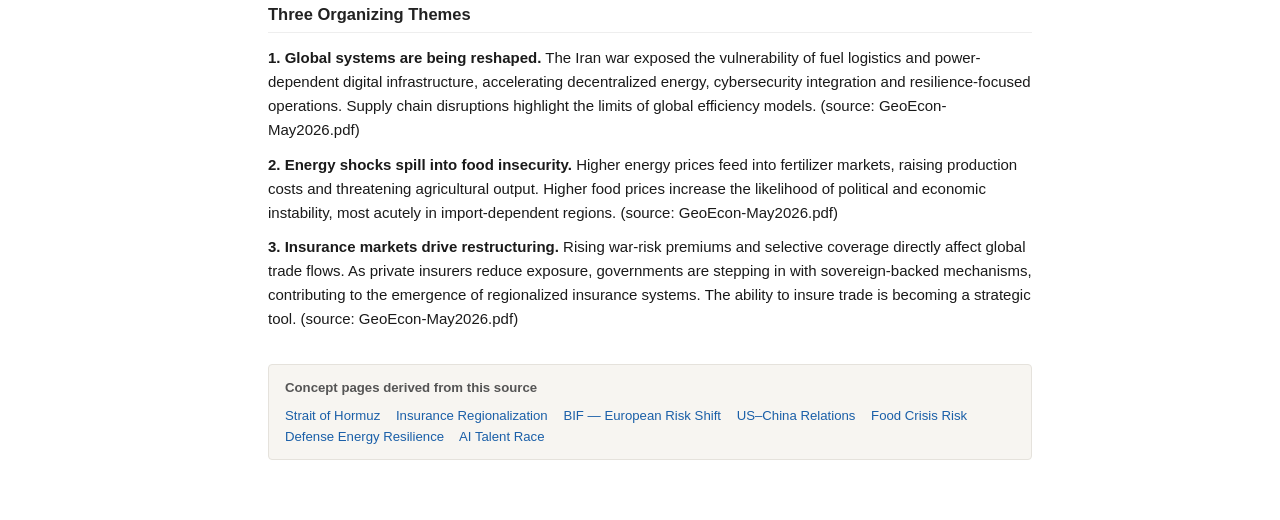
<file: docs/geoecon-may2026.html>
<!DOCTYPE html>
<html lang="en">
<head>
  <meta charset="UTF-8">
  <meta name="viewport" content="width=device-width, initial-scale=1.0">
  <title>GeoEcon May 2026 — AfterIran Wiki</title>
  <link rel="stylesheet" href="style.css">
</head>
<body>

<div id="sidebar"></div>

<div id="content">

  <h1>GeoEcon May 2026 — Source Summary</h1>

  <div class="meta">
    <strong>Summary:</strong> Geopolitical Futures' GeoEconomicLens May 2026 issue — "Fallout from the Iran War." 53 pages covering energy, food, insurance, regional repercussions across all major regions, U.S.–China relations, AI talent, and the Russian economy.<br>
    <strong>File:</strong> GeoEcon-May2026.pdf &nbsp;·&nbsp;
    <strong>Publisher:</strong> Geopolitical Futures (Antonia Colibasanu, George Friedman, et al.) &nbsp;·&nbsp;
    <strong>Date:</strong> May 2026 &nbsp;·&nbsp;
    <strong>Ingested:</strong> 2026-06-05
  </div>

  <hr>

  <h2>Central Thesis</h2>

  <p>The Iran war is not merely an energy shock — it is a multilayered disruption of the global economy in which resilience is replacing efficiency as the organizing principle. Geography and control over it has been fundamentally repriced, with strategic choke points again shaping global economic outcomes. Three themes defined April 2026: global systems are being reshaped; energy shocks are spilling into food insecurity; and insurance markets are driving restructuring. (source: GeoEcon-May2026.pdf)</p>

  <h2>Contents</h2>

  <table>
    <tr><th>Section</th><th>Author</th><th>Wiki Page</th></tr>
    <tr><td>Executive Summary</td><td>Antonia Colibasanu</td><td>—</td></tr>
    <tr><td>After Iran, the Future of U.S.–China Relations</td><td>George Friedman</td><td><a href="us-china-relations.html">US–China Relations</a></td></tr>
    <tr><td>Changes in the Defense Industry</td><td>Andrew Davidson</td><td><a href="defense-energy-resilience.html">Defense Energy Resilience</a></td></tr>
    <tr><td>China and Taiwan: Risk and Opportunity</td><td>Victoria Herczegh</td><td><a href="us-china-relations.html">US–China Relations</a></td></tr>
    <tr><td>Redistributing Risk in Europe (BIF)</td><td>Antonia Colibasanu</td><td><a href="bif-europe-risk.html">BIF — European Risk Shift</a></td></tr>
    <tr><td>The AI Talent Race</td><td>Ronan Wordsworth</td><td><a href="ai-talent-race.html">AI Talent Race</a></td></tr>
    <tr><td>Bad News and Good News for the Russian Economy</td><td>Ekaterina Zolotova</td><td>— (pending)</td></tr>
    <tr><td>Feature: Is There an Impending Food Crisis?</td><td>Antonia Colibasanu</td><td><a href="food-crisis-risk.html">Food Crisis Risk</a></td></tr>
    <tr><td>Repercussions By Region (all regions)</td><td>Multiple</td><td>— (pending)</td></tr>
    <tr><td>The New Normal in Insurance</td><td>Antonia Colibasanu</td><td><a href="insurance-regionalization.html">Insurance Regionalization</a></td></tr>
    <tr><td>Graphic of the Month (USD reserve share)</td><td>—</td><td>— (pending)</td></tr>
    <tr><td>The Month Ahead (7 key questions)</td><td>—</td><td>— (pending)</td></tr>
  </table>

  <h2>Key Data Points</h2>

  <table>
    <tr><th>Metric</th><th>Value</th></tr>
    <tr><td>Oil/LNG through Hormuz daily</td><td>~15 million bpd crude; 112+ bcm LNG (2025)</td></tr>
    <tr><td>Suez Canal tonnage decline (post-Houthi)</td><td>~70% below pre-2023 levels</td></tr>
    <tr><td>Seaborne fertilizer through Hormuz</td><td>~one-third of global trade</td></tr>
    <tr><td>War-risk insurance premium surge</td><td>In some cases 1,000%+</td></tr>
    <tr><td>USD share of global FX reserves</td><td>64.2% (2017) → 56.8% (Q1 2025)</td></tr>
    <tr><td>Europe jet fuel from Gulf</td><td>~75% of imports</td></tr>
    <tr><td>U.S. Army logistics: % that is fuel</td><td>70%+ of tonnage; 55% consumed by logistics itself</td></tr>
    <tr><td>German 2026 GDP forecast</td><td>0.8%</td></tr>
    <tr><td>China export growth (Jan–Feb 2026)</td><td>21.8%; dropped to 2.5% in March</td></tr>
    <tr><td>Taiwan FDI to China (2025 vs 2010)</td><td>Under 4% vs over 80%</td></tr>
    <tr><td>Nigeria fuel price increase (since conflict)</td><td>Gas +50%; diesel +70%</td></tr>
    <tr><td>African countries under IMF programs</td><td>27 of 45</td></tr>
    <tr><td>Cape of Good Hope traffic increase</td><td>30–40% spike at South/West African ports</td></tr>
    <tr><td>Brazil soybean harvest 2025–26</td><td>Record ~180 million mt</td></tr>
    <tr><td>Brazil fertilizer import dependency</td><td>~70% of needs</td></tr>
  </table>

  <h2>Three Organizing Themes</h2>

  <p><strong>1. Global systems are being reshaped.</strong> The Iran war exposed the vulnerability of fuel logistics and power-dependent digital infrastructure, accelerating decentralized energy, cybersecurity integration and resilience-focused operations. Supply chain disruptions highlight the limits of global efficiency models. (source: GeoEcon-May2026.pdf)</p>

  <p><strong>2. Energy shocks spill into food insecurity.</strong> Higher energy prices feed into fertilizer markets, raising production costs and threatening agricultural output. Higher food prices increase the likelihood of political and economic instability, most acutely in import-dependent regions. (source: GeoEcon-May2026.pdf)</p>

  <p><strong>3. Insurance markets drive restructuring.</strong> Rising war-risk premiums and selective coverage directly affect global trade flows. As private insurers reduce exposure, governments are stepping in with sovereign-backed mechanisms, contributing to the emergence of regionalized insurance systems. The ability to insure trade is becoming a strategic tool. (source: GeoEcon-May2026.pdf)</p>

  <div class="related">
    <strong>Concept pages derived from this source</strong>
    <a href="strait-of-hormuz.html">Strait of Hormuz</a>
    <a href="insurance-regionalization.html">Insurance Regionalization</a>
    <a href="bif-europe-risk.html">BIF — European Risk Shift</a>
    <a href="us-china-relations.html">US–China Relations</a>
    <a href="food-crisis-risk.html">Food Crisis Risk</a>
    <a href="defense-energy-resilience.html">Defense Energy Resilience</a>
    <a href="ai-talent-race.html">AI Talent Race</a>
  </div>

</div>

<script src="nav.js"></script>
</body>
</html>
</file>
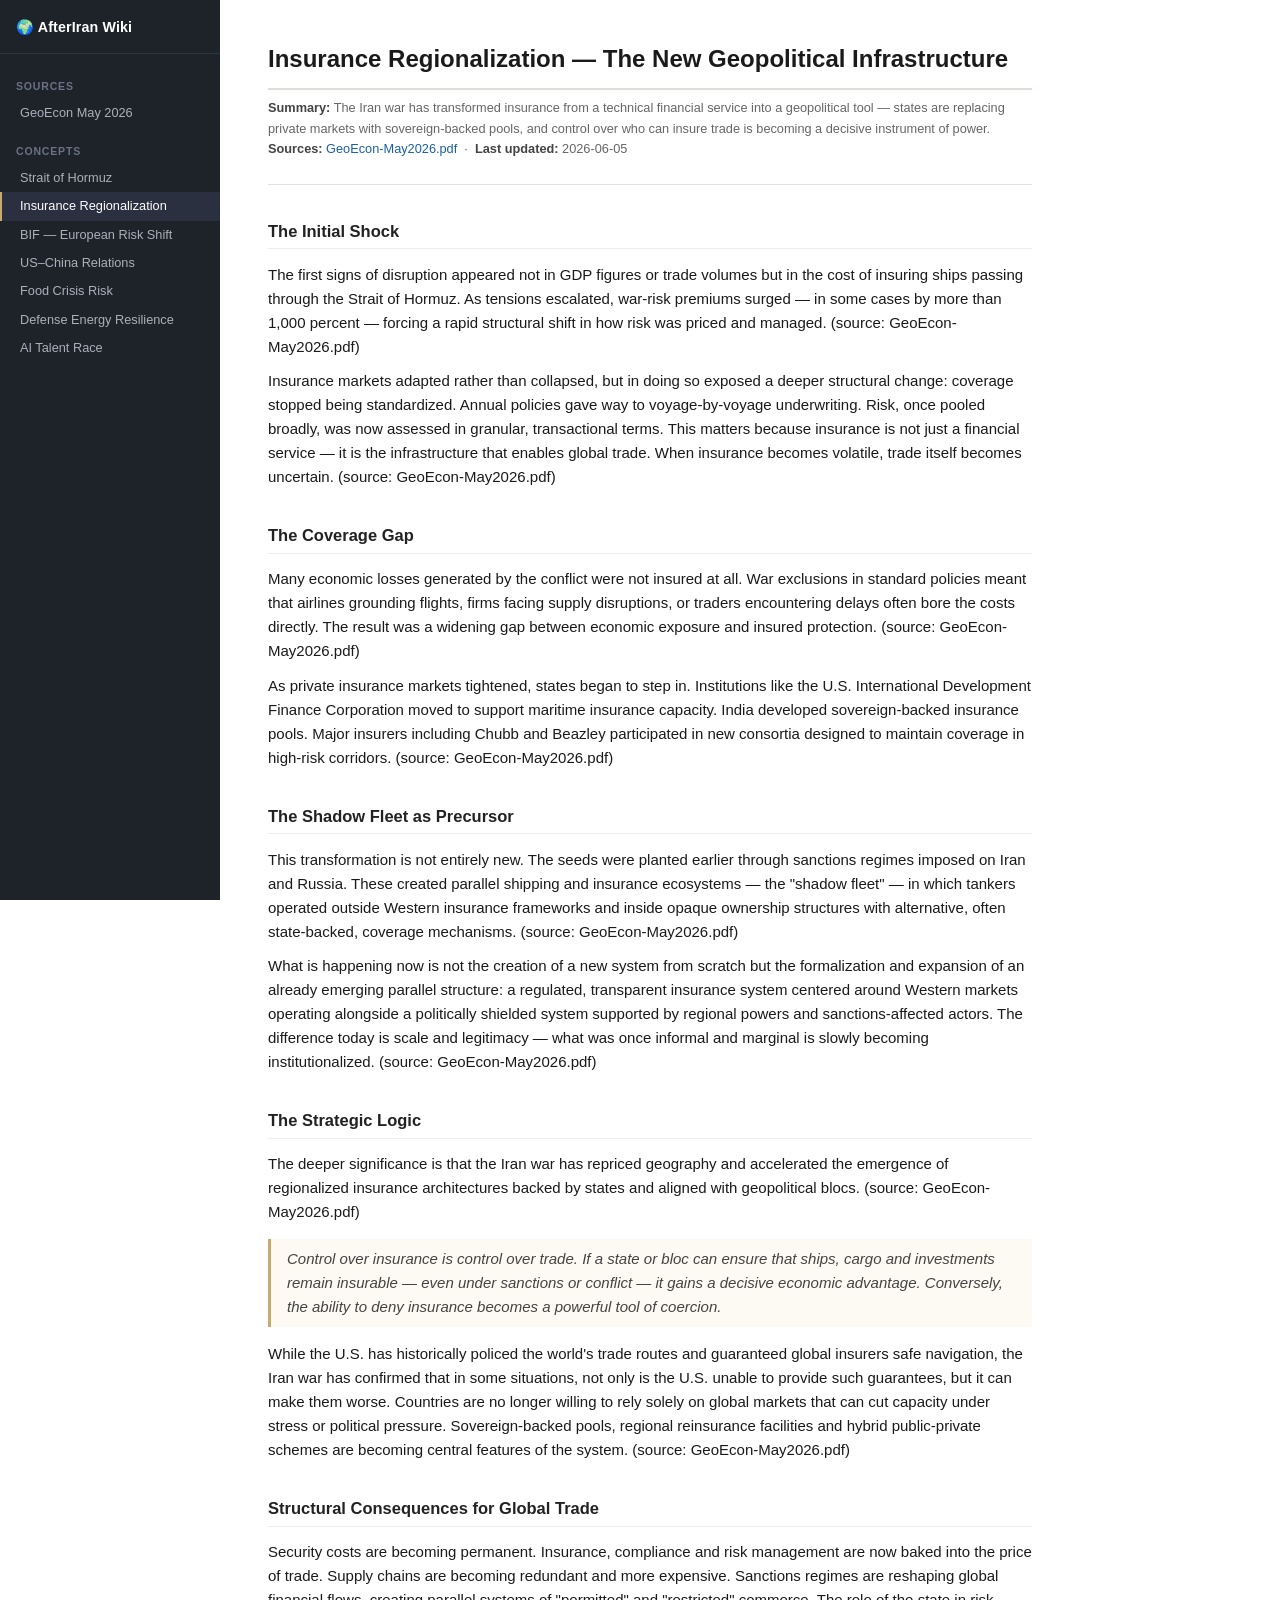
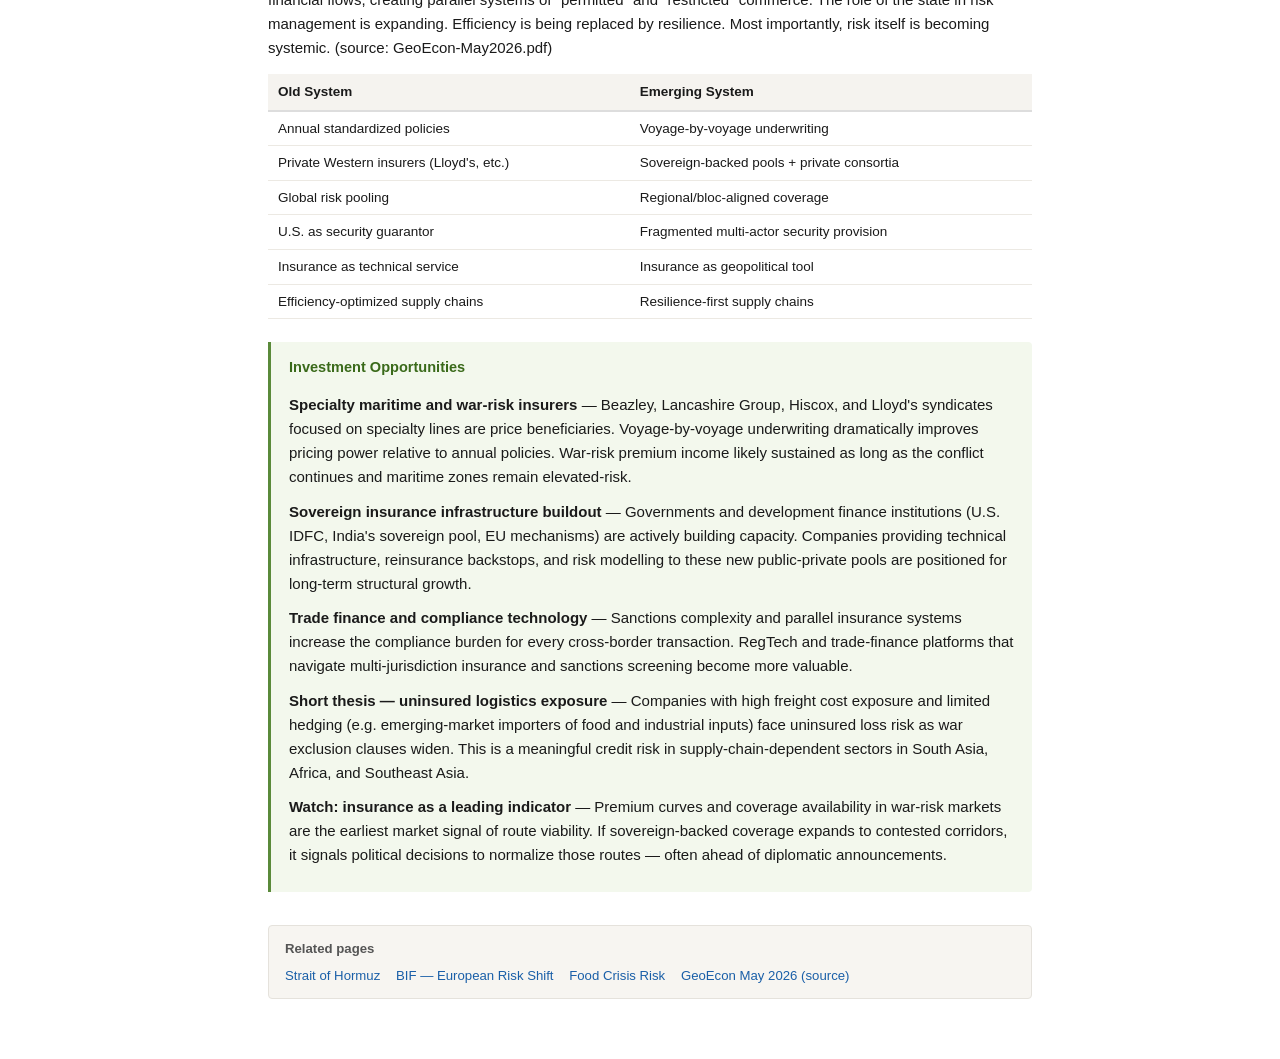
<file: docs/insurance-regionalization.html>
<!DOCTYPE html>
<html lang="en">
<head>
  <meta charset="UTF-8">
  <meta name="viewport" content="width=device-width, initial-scale=1.0">
  <title>Insurance Regionalization — AfterIran Wiki</title>
  <link rel="stylesheet" href="style.css">
</head>
<body>

<div id="sidebar"></div>

<div id="content">

  <h1>Insurance Regionalization — The New Geopolitical Infrastructure</h1>

  <div class="meta">
    <strong>Summary:</strong> The Iran war has transformed insurance from a technical financial service into a geopolitical tool — states are replacing private markets with sovereign-backed pools, and control over who can insure trade is becoming a decisive instrument of power.<br>
    <strong>Sources:</strong> <a href="geoecon-may2026.html">GeoEcon-May2026.pdf</a> &nbsp;·&nbsp;
    <strong>Last updated:</strong> 2026-06-05
  </div>

  <hr>

  <h2>The Initial Shock</h2>

  <p>The first signs of disruption appeared not in GDP figures or trade volumes but in the cost of insuring ships passing through the Strait of Hormuz. As tensions escalated, war-risk premiums surged — in some cases by more than 1,000 percent — forcing a rapid structural shift in how risk was priced and managed. (source: GeoEcon-May2026.pdf)</p>

  <p>Insurance markets adapted rather than collapsed, but in doing so exposed a deeper structural change: coverage stopped being standardized. Annual policies gave way to voyage-by-voyage underwriting. Risk, once pooled broadly, was now assessed in granular, transactional terms. This matters because insurance is not just a financial service — it is the infrastructure that enables global trade. When insurance becomes volatile, trade itself becomes uncertain. (source: GeoEcon-May2026.pdf)</p>

  <h2>The Coverage Gap</h2>

  <p>Many economic losses generated by the conflict were not insured at all. War exclusions in standard policies meant that airlines grounding flights, firms facing supply disruptions, or traders encountering delays often bore the costs directly. The result was a widening gap between economic exposure and insured protection. (source: GeoEcon-May2026.pdf)</p>

  <p>As private insurance markets tightened, states began to step in. Institutions like the U.S. International Development Finance Corporation moved to support maritime insurance capacity. India developed sovereign-backed insurance pools. Major insurers including Chubb and Beazley participated in new consortia designed to maintain coverage in high-risk corridors. (source: GeoEcon-May2026.pdf)</p>

  <h2>The Shadow Fleet as Precursor</h2>

  <p>This transformation is not entirely new. The seeds were planted earlier through sanctions regimes imposed on Iran and Russia. These created parallel shipping and insurance ecosystems — the "shadow fleet" — in which tankers operated outside Western insurance frameworks and inside opaque ownership structures with alternative, often state-backed, coverage mechanisms. (source: GeoEcon-May2026.pdf)</p>

  <p>What is happening now is not the creation of a new system from scratch but the formalization and expansion of an already emerging parallel structure: a regulated, transparent insurance system centered around Western markets operating alongside a politically shielded system supported by regional powers and sanctions-affected actors. The difference today is scale and legitimacy — what was once informal and marginal is slowly becoming institutionalized. (source: GeoEcon-May2026.pdf)</p>

  <h2>The Strategic Logic</h2>

  <p>The deeper significance is that the Iran war has repriced geography and accelerated the emergence of regionalized insurance architectures backed by states and aligned with geopolitical blocs. (source: GeoEcon-May2026.pdf)</p>

  <blockquote>
    Control over insurance is control over trade. If a state or bloc can ensure that ships, cargo and investments remain insurable — even under sanctions or conflict — it gains a decisive economic advantage. Conversely, the ability to deny insurance becomes a powerful tool of coercion.
  </blockquote>

  <p>While the U.S. has historically policed the world's trade routes and guaranteed global insurers safe navigation, the Iran war has confirmed that in some situations, not only is the U.S. unable to provide such guarantees, but it can make them worse. Countries are no longer willing to rely solely on global markets that can cut capacity under stress or political pressure. Sovereign-backed pools, regional reinsurance facilities and hybrid public-private schemes are becoming central features of the system. (source: GeoEcon-May2026.pdf)</p>

  <h2>Structural Consequences for Global Trade</h2>

  <p>Security costs are becoming permanent. Insurance, compliance and risk management are now baked into the price of trade. Supply chains are becoming redundant and more expensive. Sanctions regimes are reshaping global financial flows, creating parallel systems of "permitted" and "restricted" commerce. The role of the state in risk management is expanding. Efficiency is being replaced by resilience. Most importantly, risk itself is becoming systemic. (source: GeoEcon-May2026.pdf)</p>

  <table>
    <tr><th>Old System</th><th>Emerging System</th></tr>
    <tr><td>Annual standardized policies</td><td>Voyage-by-voyage underwriting</td></tr>
    <tr><td>Private Western insurers (Lloyd's, etc.)</td><td>Sovereign-backed pools + private consortia</td></tr>
    <tr><td>Global risk pooling</td><td>Regional/bloc-aligned coverage</td></tr>
    <tr><td>U.S. as security guarantor</td><td>Fragmented multi-actor security provision</td></tr>
    <tr><td>Insurance as technical service</td><td>Insurance as geopolitical tool</td></tr>
    <tr><td>Efficiency-optimized supply chains</td><td>Resilience-first supply chains</td></tr>
  </table>

  <div class="invest">
    <h3>Investment Opportunities</h3>

    <p><strong>Specialty maritime and war-risk insurers</strong> — Beazley, Lancashire Group, Hiscox, and Lloyd's syndicates focused on specialty lines are price beneficiaries. Voyage-by-voyage underwriting dramatically improves pricing power relative to annual policies. War-risk premium income likely sustained as long as the conflict continues and maritime zones remain elevated-risk.</p>

    <p><strong>Sovereign insurance infrastructure buildout</strong> — Governments and development finance institutions (U.S. IDFC, India's sovereign pool, EU mechanisms) are actively building capacity. Companies providing technical infrastructure, reinsurance backstops, and risk modelling to these new public-private pools are positioned for long-term structural growth.</p>

    <p><strong>Trade finance and compliance technology</strong> — Sanctions complexity and parallel insurance systems increase the compliance burden for every cross-border transaction. RegTech and trade-finance platforms that navigate multi-jurisdiction insurance and sanctions screening become more valuable.</p>

    <p><strong>Short thesis — uninsured logistics exposure</strong> — Companies with high freight cost exposure and limited hedging (e.g. emerging-market importers of food and industrial inputs) face uninsured loss risk as war exclusion clauses widen. This is a meaningful credit risk in supply-chain-dependent sectors in South Asia, Africa, and Southeast Asia.</p>

    <p><strong>Watch: insurance as a leading indicator</strong> — Premium curves and coverage availability in war-risk markets are the earliest market signal of route viability. If sovereign-backed coverage expands to contested corridors, it signals political decisions to normalize those routes — often ahead of diplomatic announcements.</p>
  </div>

  <div class="related">
    <strong>Related pages</strong>
    <a href="strait-of-hormuz.html">Strait of Hormuz</a>
    <a href="bif-europe-risk.html">BIF — European Risk Shift</a>
    <a href="food-crisis-risk.html">Food Crisis Risk</a>
    <a href="geoecon-may2026.html">GeoEcon May 2026 (source)</a>
  </div>

</div>

<script src="nav.js"></script>
</body>
</html>
</file>
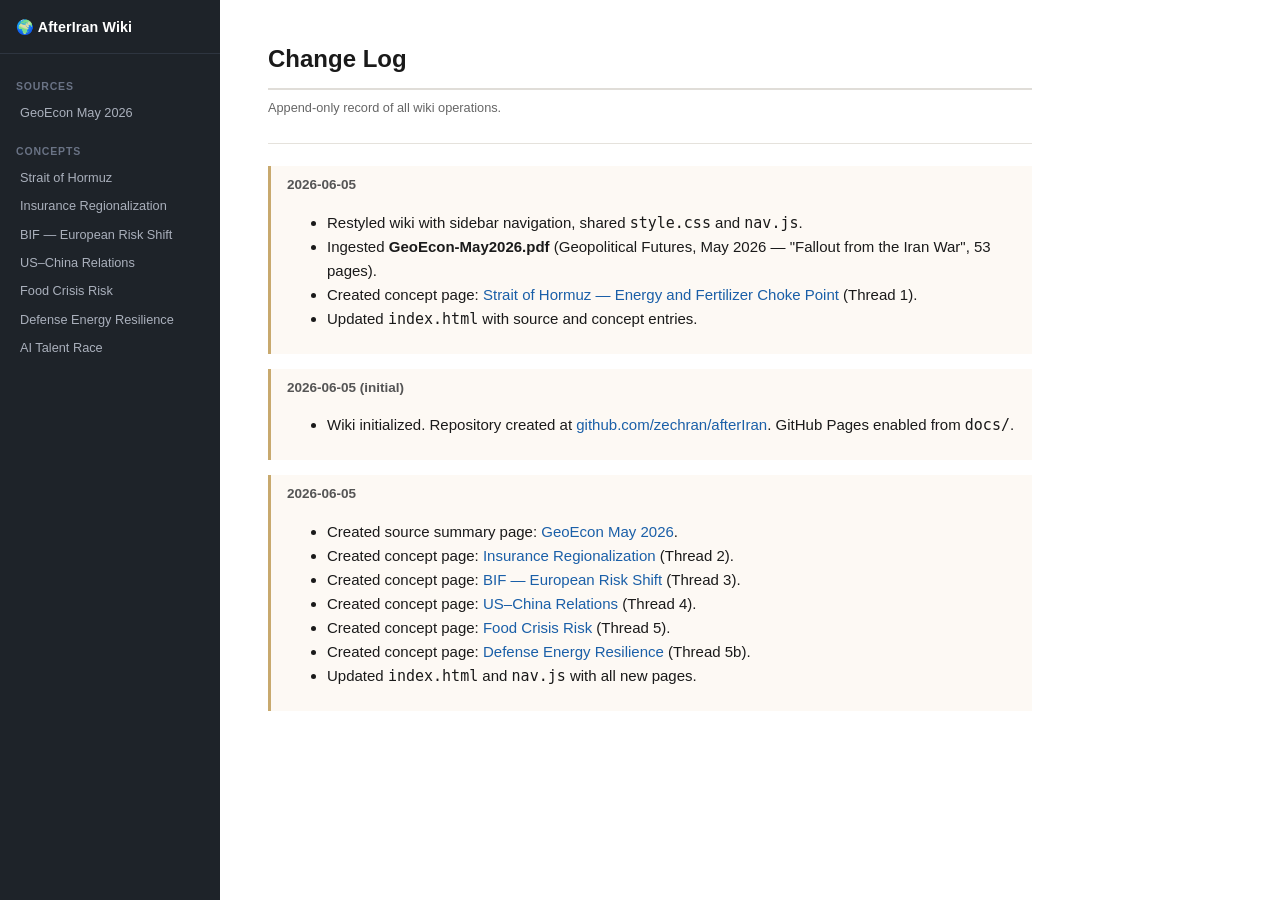
<file: docs/log.html>
<!DOCTYPE html>
<html lang="en">
<head>
  <meta charset="UTF-8">
  <meta name="viewport" content="width=device-width, initial-scale=1.0">
  <title>Change Log — AfterIran Wiki</title>
  <link rel="stylesheet" href="style.css">
</head>
<body>

<div id="sidebar"></div>

<div id="content">

  <h1>Change Log</h1>
  <div class="meta">Append-only record of all wiki operations.</div>

  <hr>

  <div class="entry" style="border-left:3px solid #c8a96e; padding:8px 16px; margin:1em 0; background:#fdf9f4;">
    <div style="font-weight:bold; color:#555; font-size:0.9em;">2026-06-05</div>
    <ul>
      <li>Restyled wiki with sidebar navigation, shared <code>style.css</code> and <code>nav.js</code>.</li>
      <li>Ingested <strong>GeoEcon-May2026.pdf</strong> (Geopolitical Futures, May 2026 — "Fallout from the Iran War", 53 pages).</li>
      <li>Created concept page: <a href="strait-of-hormuz.html">Strait of Hormuz — Energy and Fertilizer Choke Point</a> (Thread 1).</li>
      <li>Updated <code>index.html</code> with source and concept entries.</li>
    </ul>
  </div>

  <div class="entry" style="border-left:3px solid #c8a96e; padding:8px 16px; margin:1em 0; background:#fdf9f4;">
    <div style="font-weight:bold; color:#555; font-size:0.9em;">2026-06-05 (initial)</div>
    <ul>
      <li>Wiki initialized. Repository created at <a href="https://github.com/zechran/afterIran">github.com/zechran/afterIran</a>. GitHub Pages enabled from <code>docs/</code>.</li>
    </ul>
  </div>

<div class="entry" style="border-left:3px solid #c8a96e; padding:8px 16px; margin:1em 0; background:#fdf9f4;">
  <div style="font-weight:bold; color:#555; font-size:0.9em;">2026-06-05</div>
  <ul>
    <li>Created source summary page: <a href="geoecon-may2026.html">GeoEcon May 2026</a>.</li>
    <li>Created concept page: <a href="insurance-regionalization.html">Insurance Regionalization</a> (Thread 2).</li>
    <li>Created concept page: <a href="bif-europe-risk.html">BIF — European Risk Shift</a> (Thread 3).</li>
    <li>Created concept page: <a href="us-china-relations.html">US–China Relations</a> (Thread 4).</li>
    <li>Created concept page: <a href="food-crisis-risk.html">Food Crisis Risk</a> (Thread 5).</li>
    <li>Created concept page: <a href="defense-energy-resilience.html">Defense Energy Resilience</a> (Thread 5b).</li>
    <li>Updated <code>index.html</code> and <code>nav.js</code> with all new pages.</li>
  </ul>
</div>

<!-- NEW ENTRIES ABOVE THIS LINE -->

</div>

<script src="nav.js"></script>
</body>
</html>
</file>
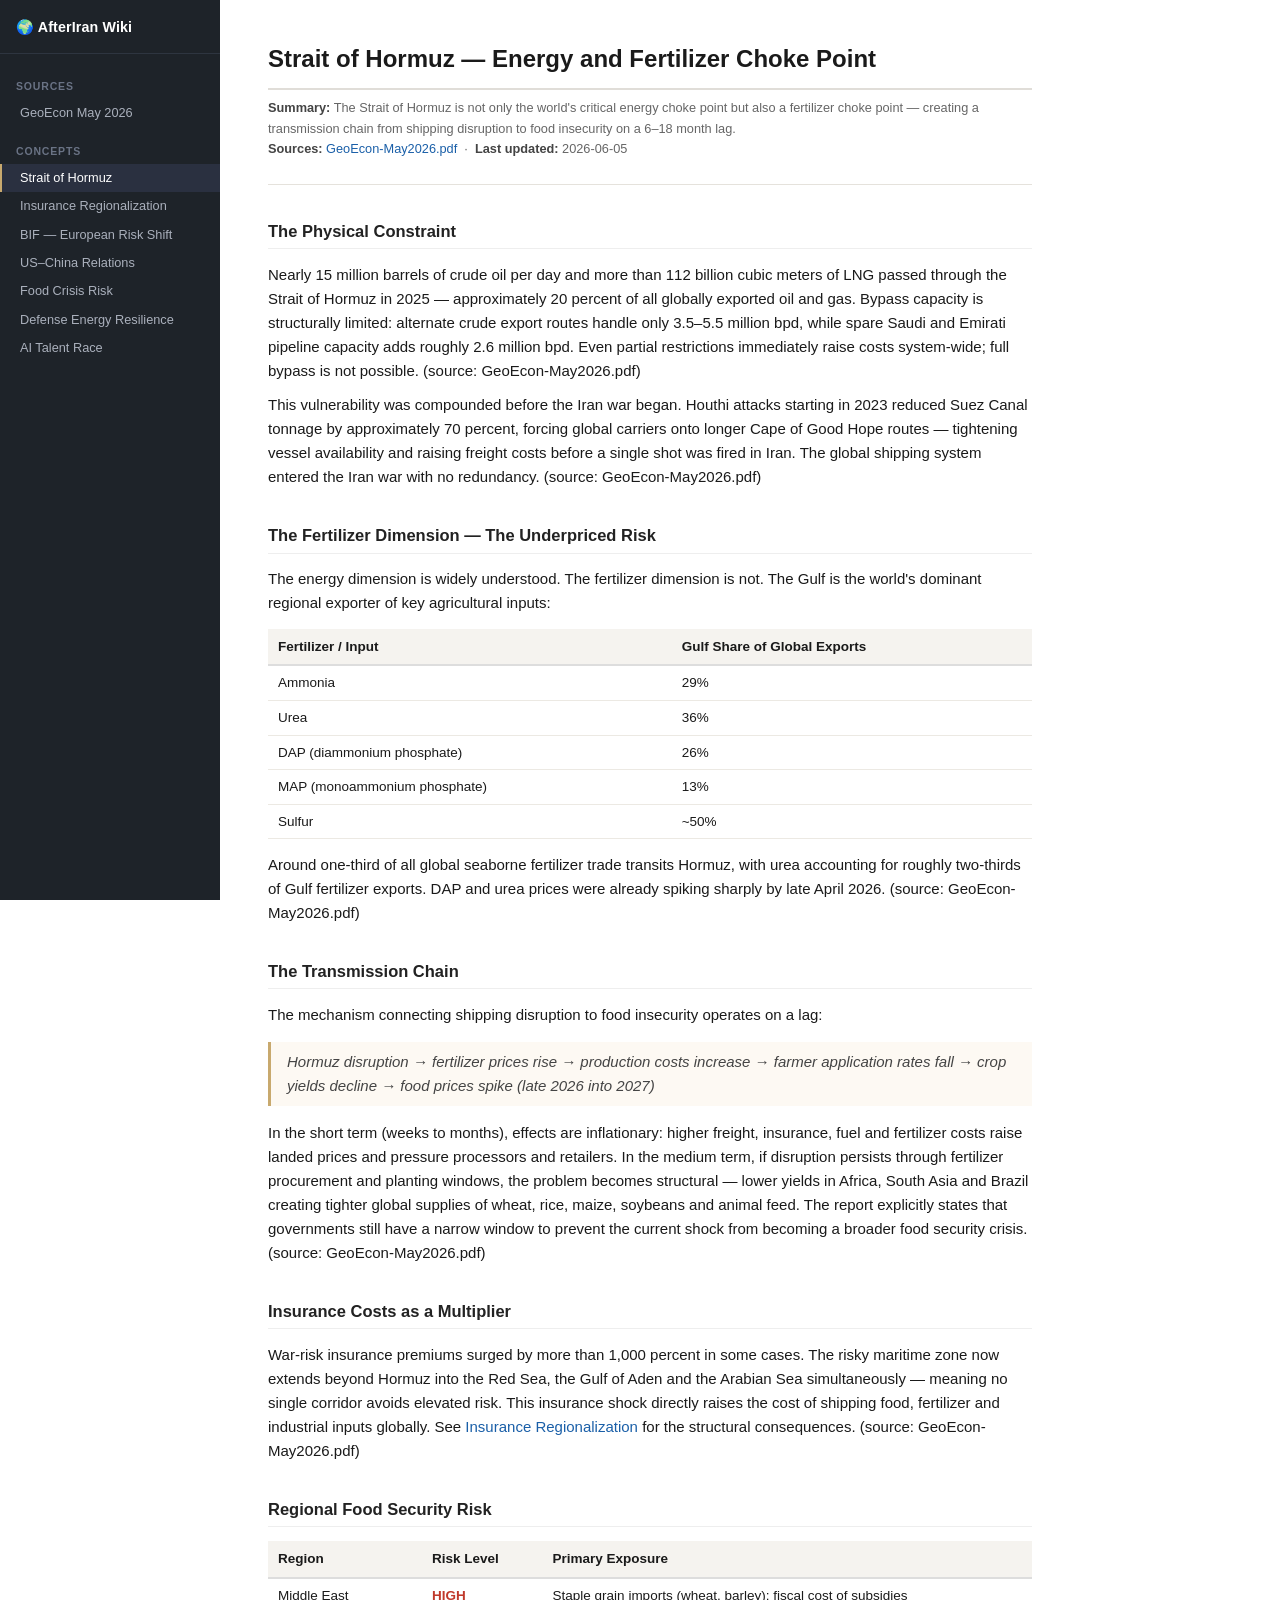
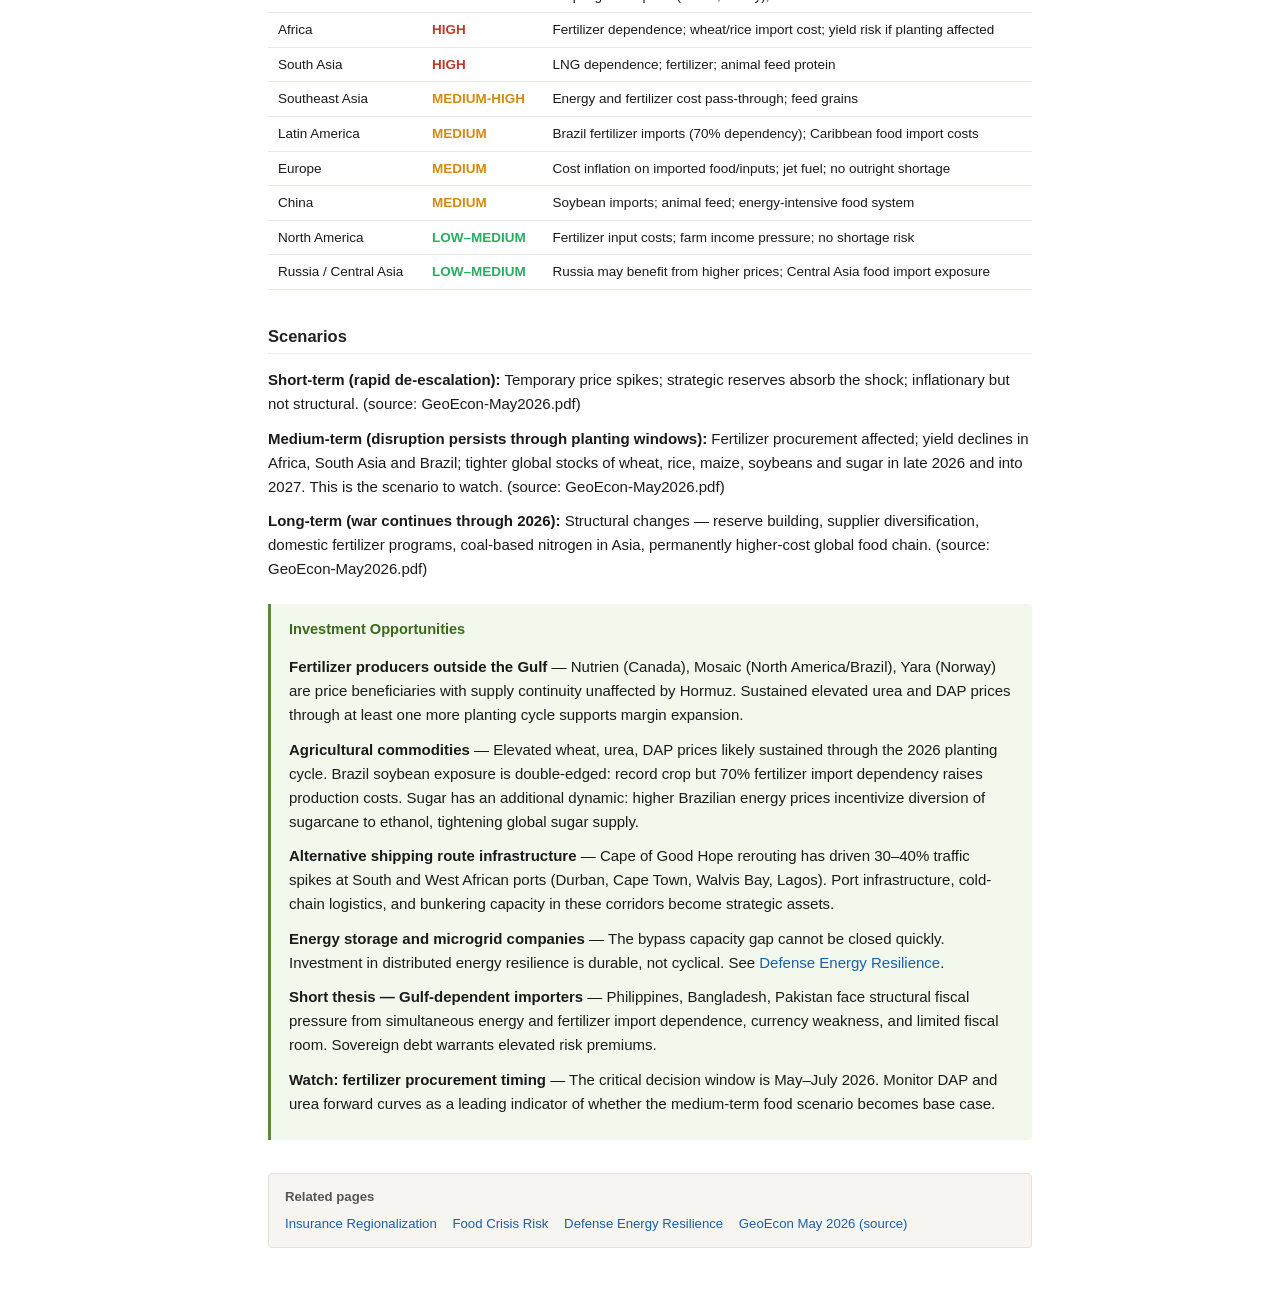
<file: docs/strait-of-hormuz.html>
<!DOCTYPE html>
<html lang="en">
<head>
  <meta charset="UTF-8">
  <meta name="viewport" content="width=device-width, initial-scale=1.0">
  <title>Strait of Hormuz — AfterIran Wiki</title>
  <link rel="stylesheet" href="style.css">
</head>
<body>

<div id="sidebar"></div>

<div id="content">

  <h1>Strait of Hormuz — Energy and Fertilizer Choke Point</h1>

  <div class="meta">
    <strong>Summary:</strong> The Strait of Hormuz is not only the world's critical energy choke point but also a fertilizer choke point — creating a transmission chain from shipping disruption to food insecurity on a 6–18 month lag.<br>
    <strong>Sources:</strong> <a href="geoecon-may2026.html">GeoEcon-May2026.pdf</a> &nbsp;·&nbsp;
    <strong>Last updated:</strong> 2026-06-05
  </div>

  <hr>

  <h2>The Physical Constraint</h2>

  <p>Nearly 15 million barrels of crude oil per day and more than 112 billion cubic meters of LNG passed through the Strait of Hormuz in 2025 — approximately 20 percent of all globally exported oil and gas. Bypass capacity is structurally limited: alternate crude export routes handle only 3.5–5.5 million bpd, while spare Saudi and Emirati pipeline capacity adds roughly 2.6 million bpd. Even partial restrictions immediately raise costs system-wide; full bypass is not possible. (source: GeoEcon-May2026.pdf)</p>

  <p>This vulnerability was compounded before the Iran war began. Houthi attacks starting in 2023 reduced Suez Canal tonnage by approximately 70 percent, forcing global carriers onto longer Cape of Good Hope routes — tightening vessel availability and raising freight costs before a single shot was fired in Iran. The global shipping system entered the Iran war with no redundancy. (source: GeoEcon-May2026.pdf)</p>

  <h2>The Fertilizer Dimension — The Underpriced Risk</h2>

  <p>The energy dimension is widely understood. The fertilizer dimension is not. The Gulf is the world's dominant regional exporter of key agricultural inputs:</p>

  <table>
    <tr><th>Fertilizer / Input</th><th>Gulf Share of Global Exports</th></tr>
    <tr><td>Ammonia</td><td>29%</td></tr>
    <tr><td>Urea</td><td>36%</td></tr>
    <tr><td>DAP (diammonium phosphate)</td><td>26%</td></tr>
    <tr><td>MAP (monoammonium phosphate)</td><td>13%</td></tr>
    <tr><td>Sulfur</td><td>~50%</td></tr>
  </table>

  <p>Around one-third of all global seaborne fertilizer trade transits Hormuz, with urea accounting for roughly two-thirds of Gulf fertilizer exports. DAP and urea prices were already spiking sharply by late April 2026. (source: GeoEcon-May2026.pdf)</p>

  <h2>The Transmission Chain</h2>

  <p>The mechanism connecting shipping disruption to food insecurity operates on a lag:</p>

  <blockquote>
    Hormuz disruption → fertilizer prices rise → production costs increase → farmer application rates fall → crop yields decline → food prices spike (late 2026 into 2027)
  </blockquote>

  <p>In the short term (weeks to months), effects are inflationary: higher freight, insurance, fuel and fertilizer costs raise landed prices and pressure processors and retailers. In the medium term, if disruption persists through fertilizer procurement and planting windows, the problem becomes structural — lower yields in Africa, South Asia and Brazil creating tighter global supplies of wheat, rice, maize, soybeans and animal feed. The report explicitly states that governments still have a narrow window to prevent the current shock from becoming a broader food security crisis. (source: GeoEcon-May2026.pdf)</p>

  <h2>Insurance Costs as a Multiplier</h2>

  <p>War-risk insurance premiums surged by more than 1,000 percent in some cases. The risky maritime zone now extends beyond Hormuz into the Red Sea, the Gulf of Aden and the Arabian Sea simultaneously — meaning no single corridor avoids elevated risk. This insurance shock directly raises the cost of shipping food, fertilizer and industrial inputs globally. See <a href="insurance-regionalization.html">Insurance Regionalization</a> for the structural consequences. (source: GeoEcon-May2026.pdf)</p>

  <h2>Regional Food Security Risk</h2>

  <table>
    <tr><th>Region</th><th>Risk Level</th><th>Primary Exposure</th></tr>
    <tr><td>Middle East</td><td><span class="risk-high">HIGH</span></td><td>Staple grain imports (wheat, barley); fiscal cost of subsidies</td></tr>
    <tr><td>Africa</td><td><span class="risk-high">HIGH</span></td><td>Fertilizer dependence; wheat/rice import cost; yield risk if planting affected</td></tr>
    <tr><td>South Asia</td><td><span class="risk-high">HIGH</span></td><td>LNG dependence; fertilizer; animal feed protein</td></tr>
    <tr><td>Southeast Asia</td><td><span class="risk-med">MEDIUM-HIGH</span></td><td>Energy and fertilizer cost pass-through; feed grains</td></tr>
    <tr><td>Latin America</td><td><span class="risk-med">MEDIUM</span></td><td>Brazil fertilizer imports (70% dependency); Caribbean food import costs</td></tr>
    <tr><td>Europe</td><td><span class="risk-med">MEDIUM</span></td><td>Cost inflation on imported food/inputs; jet fuel; no outright shortage</td></tr>
    <tr><td>China</td><td><span class="risk-med">MEDIUM</span></td><td>Soybean imports; animal feed; energy-intensive food system</td></tr>
    <tr><td>North America</td><td><span class="risk-low">LOW–MEDIUM</span></td><td>Fertilizer input costs; farm income pressure; no shortage risk</td></tr>
    <tr><td>Russia / Central Asia</td><td><span class="risk-low">LOW–MEDIUM</span></td><td>Russia may benefit from higher prices; Central Asia food import exposure</td></tr>
  </table>

  <h2>Scenarios</h2>

  <p><strong>Short-term (rapid de-escalation):</strong> Temporary price spikes; strategic reserves absorb the shock; inflationary but not structural. (source: GeoEcon-May2026.pdf)</p>

  <p><strong>Medium-term (disruption persists through planting windows):</strong> Fertilizer procurement affected; yield declines in Africa, South Asia and Brazil; tighter global stocks of wheat, rice, maize, soybeans and sugar in late 2026 and into 2027. This is the scenario to watch. (source: GeoEcon-May2026.pdf)</p>

  <p><strong>Long-term (war continues through 2026):</strong> Structural changes — reserve building, supplier diversification, domestic fertilizer programs, coal-based nitrogen in Asia, permanently higher-cost global food chain. (source: GeoEcon-May2026.pdf)</p>

  <div class="invest">
    <h3>Investment Opportunities</h3>

    <p><strong>Fertilizer producers outside the Gulf</strong> — Nutrien (Canada), Mosaic (North America/Brazil), Yara (Norway) are price beneficiaries with supply continuity unaffected by Hormuz. Sustained elevated urea and DAP prices through at least one more planting cycle supports margin expansion.</p>

    <p><strong>Agricultural commodities</strong> — Elevated wheat, urea, DAP prices likely sustained through the 2026 planting cycle. Brazil soybean exposure is double-edged: record crop but 70% fertilizer import dependency raises production costs. Sugar has an additional dynamic: higher Brazilian energy prices incentivize diversion of sugarcane to ethanol, tightening global sugar supply.</p>

    <p><strong>Alternative shipping route infrastructure</strong> — Cape of Good Hope rerouting has driven 30–40% traffic spikes at South and West African ports (Durban, Cape Town, Walvis Bay, Lagos). Port infrastructure, cold-chain logistics, and bunkering capacity in these corridors become strategic assets.</p>

    <p><strong>Energy storage and microgrid companies</strong> — The bypass capacity gap cannot be closed quickly. Investment in distributed energy resilience is durable, not cyclical. See <a href="defense-energy-resilience.html">Defense Energy Resilience</a>.</p>

    <p><strong>Short thesis — Gulf-dependent importers</strong> — Philippines, Bangladesh, Pakistan face structural fiscal pressure from simultaneous energy and fertilizer import dependence, currency weakness, and limited fiscal room. Sovereign debt warrants elevated risk premiums.</p>

    <p><strong>Watch: fertilizer procurement timing</strong> — The critical decision window is May–July 2026. Monitor DAP and urea forward curves as a leading indicator of whether the medium-term food scenario becomes base case.</p>
  </div>

  <div class="related">
    <strong>Related pages</strong>
    <a href="insurance-regionalization.html">Insurance Regionalization</a>
    <a href="food-crisis-risk.html">Food Crisis Risk</a>
    <a href="defense-energy-resilience.html">Defense Energy Resilience</a>
    <a href="geoecon-may2026.html">GeoEcon May 2026 (source)</a>
  </div>

</div>

<script src="nav.js"></script>
</body>
</html>
</file>
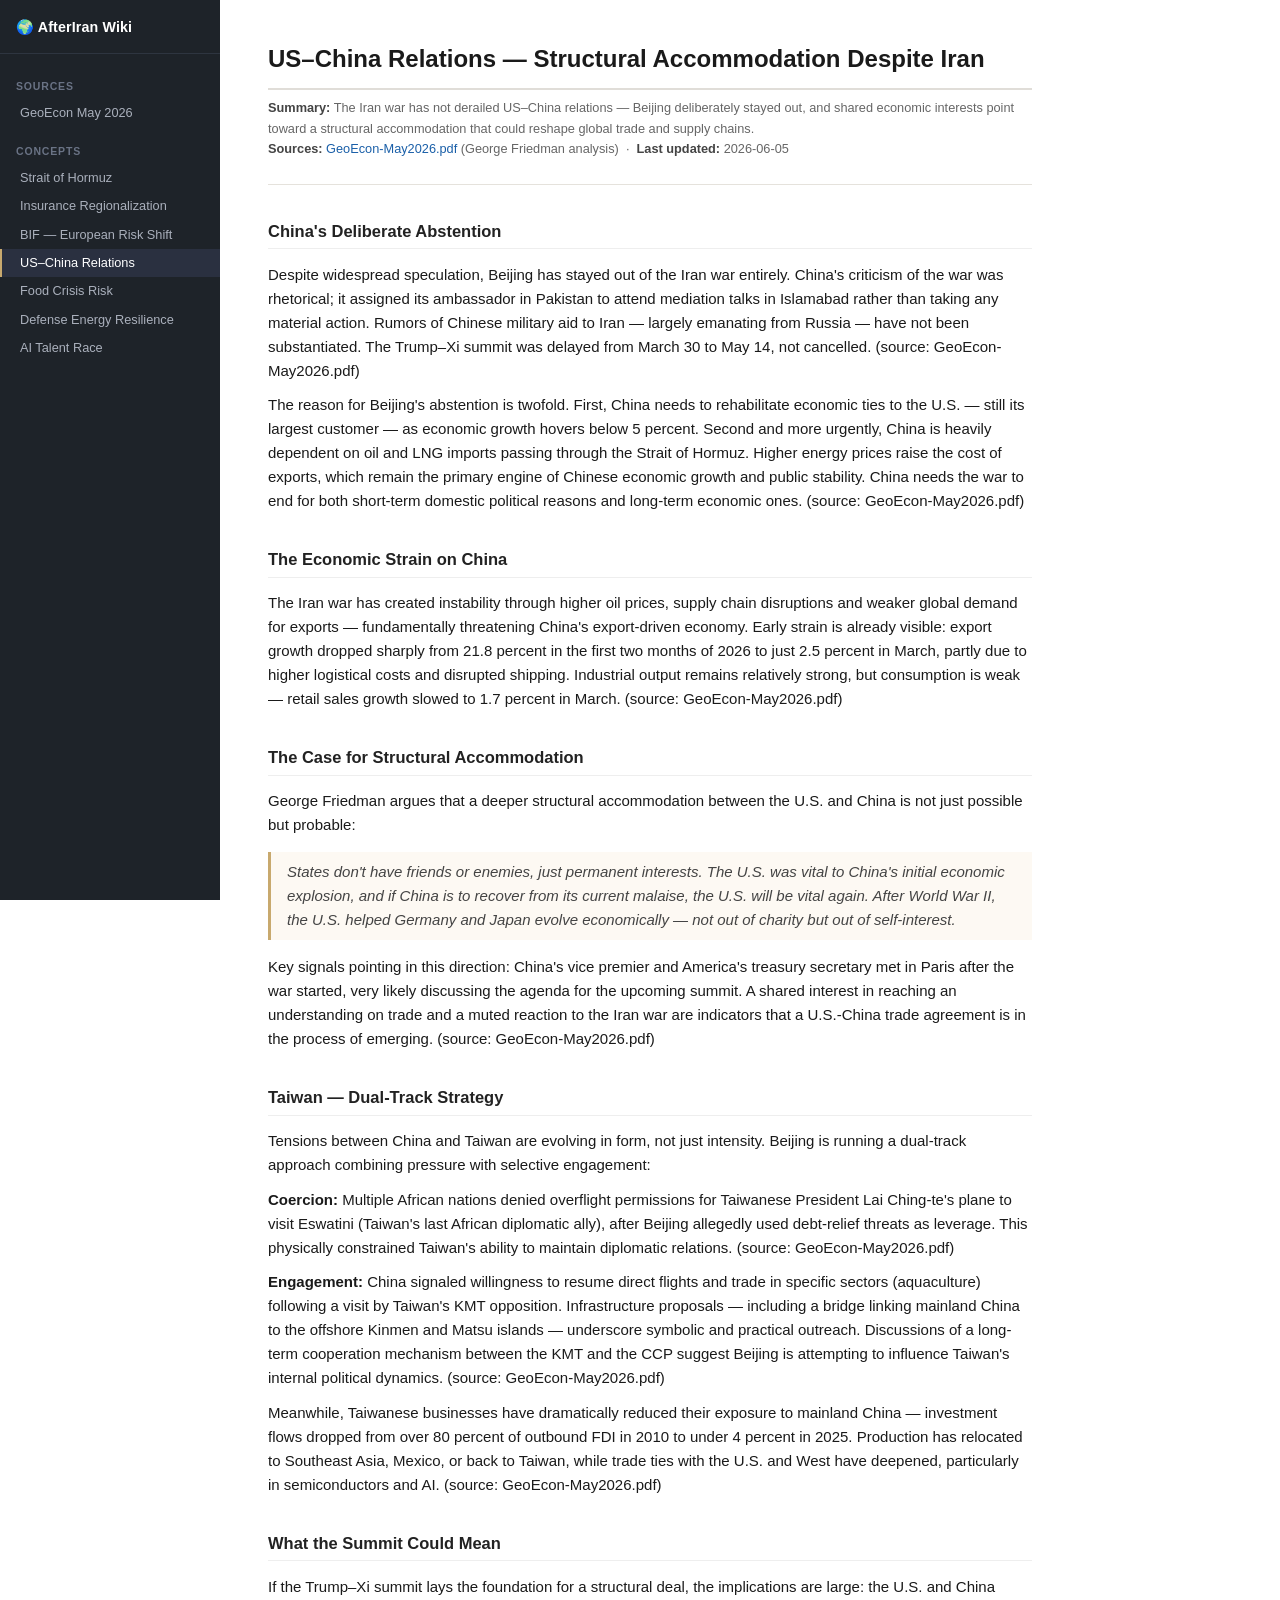
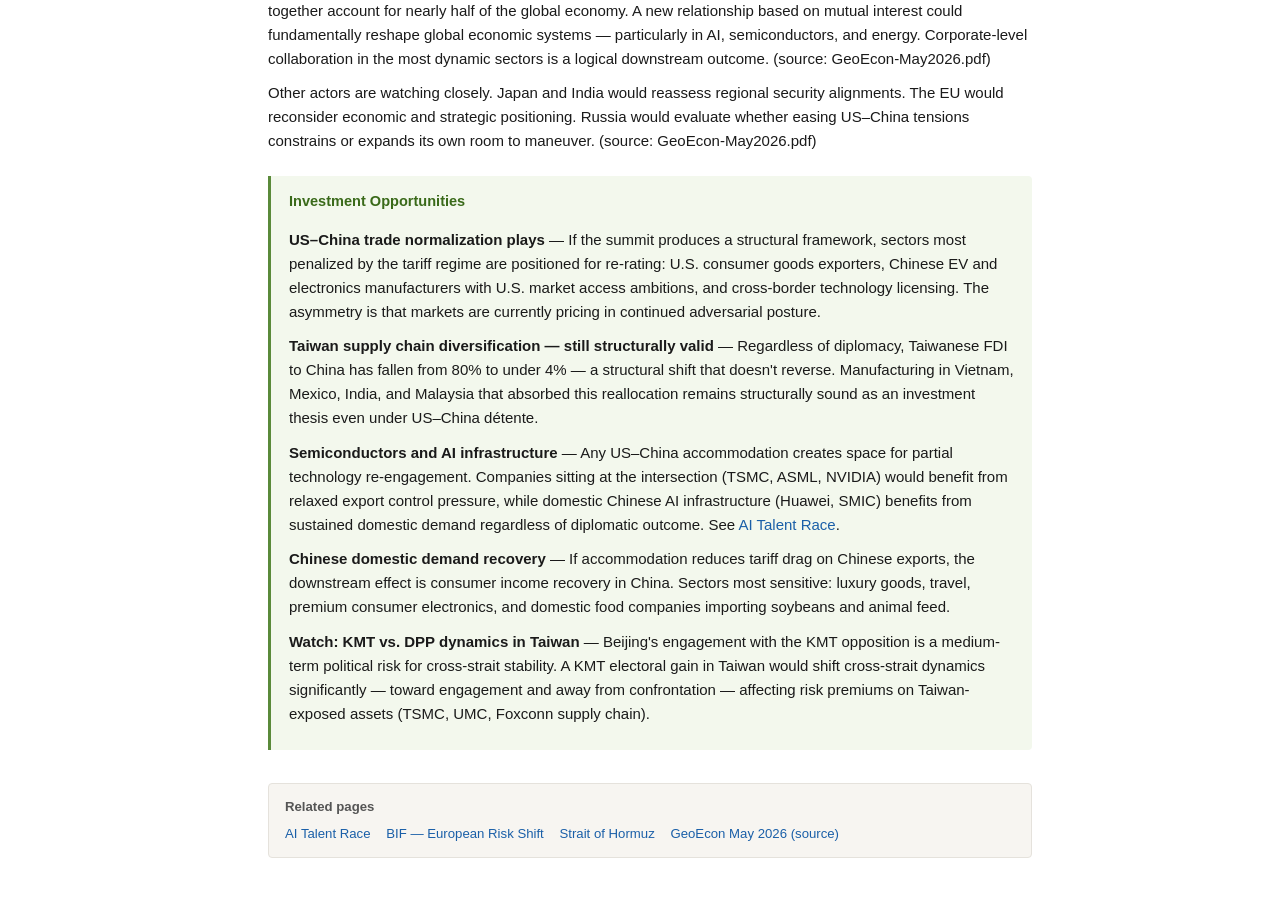
<file: docs/us-china-relations.html>
<!DOCTYPE html>
<html lang="en">
<head>
  <meta charset="UTF-8">
  <meta name="viewport" content="width=device-width, initial-scale=1.0">
  <title>US–China Relations — AfterIran Wiki</title>
  <link rel="stylesheet" href="style.css">
</head>
<body>

<div id="sidebar"></div>

<div id="content">

  <h1>US–China Relations — Structural Accommodation Despite Iran</h1>

  <div class="meta">
    <strong>Summary:</strong> The Iran war has not derailed US–China relations — Beijing deliberately stayed out, and shared economic interests point toward a structural accommodation that could reshape global trade and supply chains.<br>
    <strong>Sources:</strong> <a href="geoecon-may2026.html">GeoEcon-May2026.pdf</a> (George Friedman analysis) &nbsp;·&nbsp;
    <strong>Last updated:</strong> 2026-06-05
  </div>

  <hr>

  <h2>China's Deliberate Abstention</h2>

  <p>Despite widespread speculation, Beijing has stayed out of the Iran war entirely. China's criticism of the war was rhetorical; it assigned its ambassador in Pakistan to attend mediation talks in Islamabad rather than taking any material action. Rumors of Chinese military aid to Iran — largely emanating from Russia — have not been substantiated. The Trump–Xi summit was delayed from March 30 to May 14, not cancelled. (source: GeoEcon-May2026.pdf)</p>

  <p>The reason for Beijing's abstention is twofold. First, China needs to rehabilitate economic ties to the U.S. — still its largest customer — as economic growth hovers below 5 percent. Second and more urgently, China is heavily dependent on oil and LNG imports passing through the Strait of Hormuz. Higher energy prices raise the cost of exports, which remain the primary engine of Chinese economic growth and public stability. China needs the war to end for both short-term domestic political reasons and long-term economic ones. (source: GeoEcon-May2026.pdf)</p>

  <h2>The Economic Strain on China</h2>

  <p>The Iran war has created instability through higher oil prices, supply chain disruptions and weaker global demand for exports — fundamentally threatening China's export-driven economy. Early strain is already visible: export growth dropped sharply from 21.8 percent in the first two months of 2026 to just 2.5 percent in March, partly due to higher logistical costs and disrupted shipping. Industrial output remains relatively strong, but consumption is weak — retail sales growth slowed to 1.7 percent in March. (source: GeoEcon-May2026.pdf)</p>

  <h2>The Case for Structural Accommodation</h2>

  <p>George Friedman argues that a deeper structural accommodation between the U.S. and China is not just possible but probable:</p>

  <blockquote>
    States don't have friends or enemies, just permanent interests. The U.S. was vital to China's initial economic explosion, and if China is to recover from its current malaise, the U.S. will be vital again. After World War II, the U.S. helped Germany and Japan evolve economically — not out of charity but out of self-interest.
  </blockquote>

  <p>Key signals pointing in this direction: China's vice premier and America's treasury secretary met in Paris after the war started, very likely discussing the agenda for the upcoming summit. A shared interest in reaching an understanding on trade and a muted reaction to the Iran war are indicators that a U.S.-China trade agreement is in the process of emerging. (source: GeoEcon-May2026.pdf)</p>

  <h2>Taiwan — Dual-Track Strategy</h2>

  <p>Tensions between China and Taiwan are evolving in form, not just intensity. Beijing is running a dual-track approach combining pressure with selective engagement:</p>

  <p><strong>Coercion:</strong> Multiple African nations denied overflight permissions for Taiwanese President Lai Ching-te's plane to visit Eswatini (Taiwan's last African diplomatic ally), after Beijing allegedly used debt-relief threats as leverage. This physically constrained Taiwan's ability to maintain diplomatic relations. (source: GeoEcon-May2026.pdf)</p>

  <p><strong>Engagement:</strong> China signaled willingness to resume direct flights and trade in specific sectors (aquaculture) following a visit by Taiwan's KMT opposition. Infrastructure proposals — including a bridge linking mainland China to the offshore Kinmen and Matsu islands — underscore symbolic and practical outreach. Discussions of a long-term cooperation mechanism between the KMT and the CCP suggest Beijing is attempting to influence Taiwan's internal political dynamics. (source: GeoEcon-May2026.pdf)</p>

  <p>Meanwhile, Taiwanese businesses have dramatically reduced their exposure to mainland China — investment flows dropped from over 80 percent of outbound FDI in 2010 to under 4 percent in 2025. Production has relocated to Southeast Asia, Mexico, or back to Taiwan, while trade ties with the U.S. and West have deepened, particularly in semiconductors and AI. (source: GeoEcon-May2026.pdf)</p>

  <h2>What the Summit Could Mean</h2>

  <p>If the Trump–Xi summit lays the foundation for a structural deal, the implications are large: the U.S. and China together account for nearly half of the global economy. A new relationship based on mutual interest could fundamentally reshape global economic systems — particularly in AI, semiconductors, and energy. Corporate-level collaboration in the most dynamic sectors is a logical downstream outcome. (source: GeoEcon-May2026.pdf)</p>

  <p>Other actors are watching closely. Japan and India would reassess regional security alignments. The EU would reconsider economic and strategic positioning. Russia would evaluate whether easing US–China tensions constrains or expands its own room to maneuver. (source: GeoEcon-May2026.pdf)</p>

  <div class="invest">
    <h3>Investment Opportunities</h3>

    <p><strong>US–China trade normalization plays</strong> — If the summit produces a structural framework, sectors most penalized by the tariff regime are positioned for re-rating: U.S. consumer goods exporters, Chinese EV and electronics manufacturers with U.S. market access ambitions, and cross-border technology licensing. The asymmetry is that markets are currently pricing in continued adversarial posture.</p>

    <p><strong>Taiwan supply chain diversification — still structurally valid</strong> — Regardless of diplomacy, Taiwanese FDI to China has fallen from 80% to under 4% — a structural shift that doesn't reverse. Manufacturing in Vietnam, Mexico, India, and Malaysia that absorbed this reallocation remains structurally sound as an investment thesis even under US–China détente.</p>

    <p><strong>Semiconductors and AI infrastructure</strong> — Any US–China accommodation creates space for partial technology re-engagement. Companies sitting at the intersection (TSMC, ASML, NVIDIA) would benefit from relaxed export control pressure, while domestic Chinese AI infrastructure (Huawei, SMIC) benefits from sustained domestic demand regardless of diplomatic outcome. See <a href="ai-talent-race.html">AI Talent Race</a>.</p>

    <p><strong>Chinese domestic demand recovery</strong> — If accommodation reduces tariff drag on Chinese exports, the downstream effect is consumer income recovery in China. Sectors most sensitive: luxury goods, travel, premium consumer electronics, and domestic food companies importing soybeans and animal feed.</p>

    <p><strong>Watch: KMT vs. DPP dynamics in Taiwan</strong> — Beijing's engagement with the KMT opposition is a medium-term political risk for cross-strait stability. A KMT electoral gain in Taiwan would shift cross-strait dynamics significantly — toward engagement and away from confrontation — affecting risk premiums on Taiwan-exposed assets (TSMC, UMC, Foxconn supply chain).</p>
  </div>

  <div class="related">
    <strong>Related pages</strong>
    <a href="ai-talent-race.html">AI Talent Race</a>
    <a href="bif-europe-risk.html">BIF — European Risk Shift</a>
    <a href="strait-of-hormuz.html">Strait of Hormuz</a>
    <a href="geoecon-may2026.html">GeoEcon May 2026 (source)</a>
  </div>

</div>

<script src="nav.js"></script>
</body>
</html>
</file>
<file: docs/style.css>
/* AfterIran Wiki — shared stylesheet */

*, *::before, *::after { box-sizing: border-box; }

body {
  margin: 0;
  font-family: -apple-system, BlinkMacSystemFont, "Segoe UI", Roboto, sans-serif;
  font-size: 15px;
  line-height: 1.6;
  color: #1a1a1a;
  background: #fff;
  display: flex;
  min-height: 100vh;
}

/* ── Sidebar ─────────────────────────────────────────────── */
#sidebar {
  width: 220px;
  min-width: 220px;
  background: #1e2329;
  color: #ccc;
  padding: 0;
  position: fixed;
  top: 0;
  bottom: 0;
  overflow-y: auto;
  z-index: 10;
}

#sidebar .wiki-title {
  display: block;
  padding: 16px 16px 14px;
  font-size: 0.95em;
  font-weight: 700;
  color: #fff;
  text-decoration: none;
  border-bottom: 1px solid #2e3540;
  letter-spacing: 0.01em;
}

#sidebar .wiki-title:hover { color: #c8a96e; }

#sidebar nav { padding: 8px 0 24px; }

#sidebar .nav-section {
  margin-top: 12px;
}

#sidebar .nav-section-title {
  display: block;
  padding: 4px 16px;
  font-size: 0.7em;
  font-weight: 700;
  text-transform: uppercase;
  letter-spacing: 0.08em;
  color: #6a7385;
}

#sidebar .nav-section a {
  display: block;
  padding: 4px 16px 4px 20px;
  font-size: 0.85em;
  color: #aab0bc;
  text-decoration: none;
  white-space: nowrap;
  overflow: hidden;
  text-overflow: ellipsis;
}

#sidebar .nav-section a:hover { color: #fff; background: #2a3040; }
#sidebar .nav-section a.active { color: #fff; background: #2a3040; border-left: 2px solid #c8a96e; padding-left: 18px; }

/* ── Main content ────────────────────────────────────────── */
#content {
  margin-left: 220px;
  padding: 40px 48px 60px;
  max-width: 860px;
  flex: 1;
}

h1 {
  font-size: 1.6em;
  font-weight: 700;
  margin: 0 0 4px;
  border-bottom: 2px solid #e0ddd8;
  padding-bottom: 10px;
}

h2 {
  font-size: 1.1em;
  font-weight: 700;
  margin-top: 2em;
  color: #222;
  border-bottom: 1px solid #eee;
  padding-bottom: 4px;
}

h3 {
  font-size: 0.97em;
  font-weight: 700;
  margin-top: 1.4em;
  color: #333;
}

p { margin: 0.7em 0; }

a { color: #1a5fa8; text-decoration: none; }
a:hover { text-decoration: underline; }

hr { border: none; border-top: 1px solid #e5e2dc; margin: 1.5em 0; }

/* Meta block under title */
.meta {
  font-size: 0.85em;
  color: #666;
  margin: 8px 0 24px;
}
.meta strong { color: #444; }

/* Tables */
table {
  width: 100%;
  border-collapse: collapse;
  font-size: 0.9em;
  margin: 1em 0;
}
th {
  text-align: left;
  background: #f5f3ef;
  border-bottom: 2px solid #ddd;
  padding: 7px 10px;
  font-weight: 600;
}
td {
  padding: 6px 10px;
  border-bottom: 1px solid #ece9e3;
  vertical-align: top;
}
tr:hover td { background: #faf8f5; }

/* Blockquote */
blockquote {
  border-left: 3px solid #c8a96e;
  margin: 1em 0;
  padding: 8px 16px;
  background: #fdf9f3;
  color: #444;
  font-style: italic;
}

/* Investment box */
.invest {
  background: #f3f8ed;
  border-left: 3px solid #5a8a3a;
  padding: 14px 18px;
  margin: 1.5em 0;
  border-radius: 0 4px 4px 0;
}
.invest h3 { color: #3a6a1a; margin-top: 0.6em; }
.invest h3:first-child { margin-top: 0; }

/* Risk tags */
.risk-high { color: #c0392b; font-weight: 700; }
.risk-med  { color: #d68910; font-weight: 700; }
.risk-low  { color: #27ae60; font-weight: 700; }

/* Tags */
.tag {
  font-size: 0.72em;
  background: #e4edf7;
  color: #1a5fa8;
  padding: 2px 7px;
  border-radius: 3px;
  margin-right: 4px;
  white-space: nowrap;
}

/* Related pages box */
.related {
  background: #f7f5f1;
  border: 1px solid #e5e2dc;
  padding: 12px 16px;
  margin-top: 2.5em;
  border-radius: 4px;
  font-size: 0.88em;
}
.related strong { display: block; margin-bottom: 6px; color: #555; }
.related a { margin-right: 12px; }

/* Footer */
footer {
  margin-top: 3em;
  padding-top: 1em;
  border-top: 1px solid #e5e2dc;
  font-size: 0.82em;
  color: #999;
}
footer a { color: #888; }
</file>
